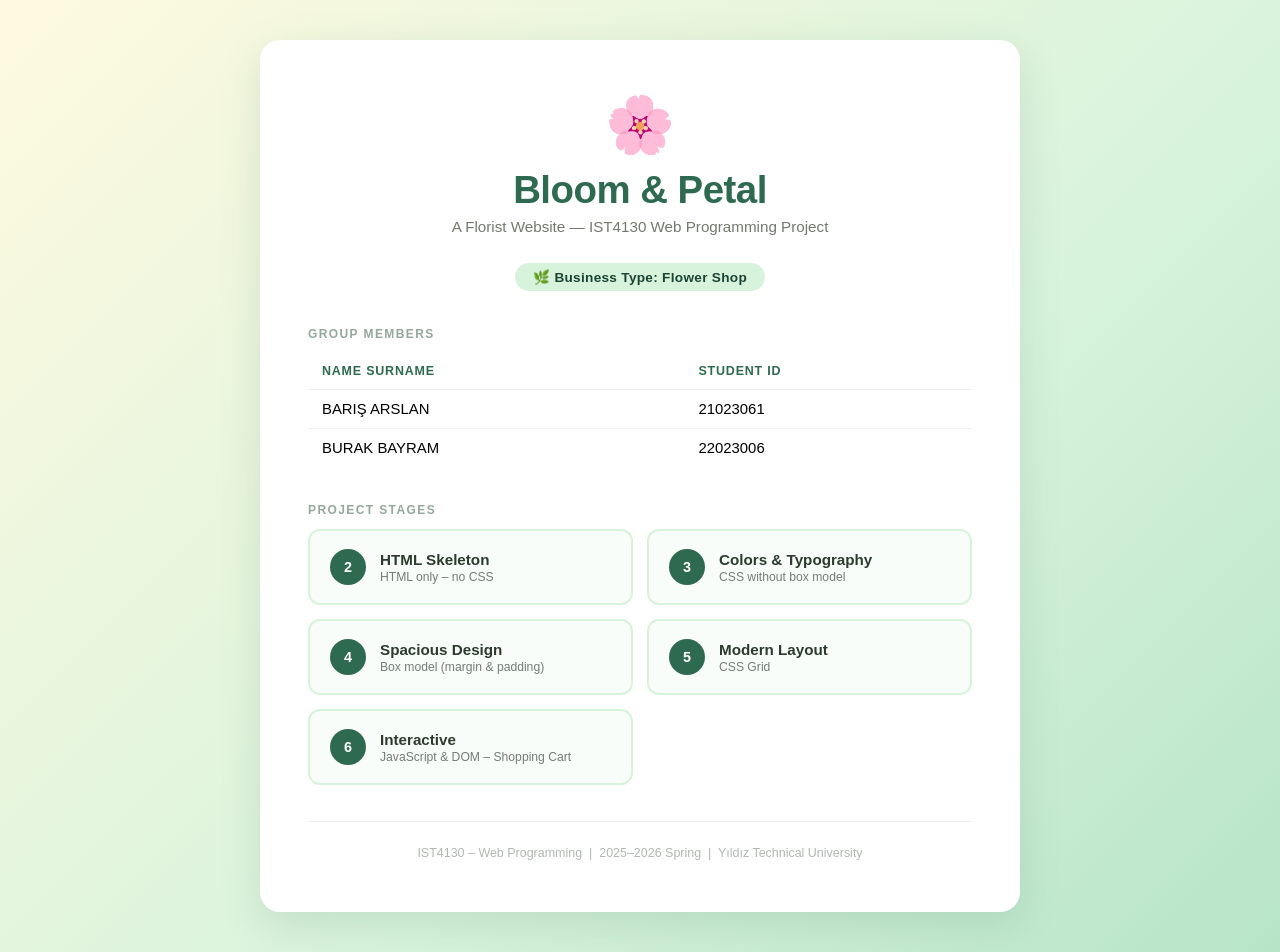
<file: index.html>
<!DOCTYPE html>
<html lang="en">
<head>
    <meta charset="UTF-8">
    <meta name="viewport" content="width=device-width, initial-scale=1.0">
    <title>Bloom &amp; Petal – IST4130 Project</title>
    <style>
        * { box-sizing: border-box; margin: 0; padding: 0; }

        body {
            font-family: 'Segoe UI', Tahoma, Geneva, Verdana, sans-serif;
            background: linear-gradient(135deg, #fefae0 0%, #d8f3dc 60%, #b7e4c7 100%);
            min-height: 100vh;
            display: flex;
            align-items: center;
            justify-content: center;
            padding: 40px 16px;
        }

        .card {
            background: #fff;
            border-radius: 20px;
            box-shadow: 0 12px 40px rgba(45, 106, 79, 0.15);
            padding: 52px 48px;
            max-width: 760px;
            width: 100%;
        }

        .logo {
            font-size: 56px;
            text-align: center;
            margin-bottom: 10px;
        }

        h1 {
            font-size: 2.4rem;
            color: #2d6a4f;
            text-align: center;
            letter-spacing: -0.5px;
        }

        .subtitle {
            text-align: center;
            color: #74796d;
            margin: 6px 0 28px;
            font-size: 0.95rem;
        }

        .badge-row { text-align: center; margin-bottom: 36px; }
        .badge {
            display: inline-block;
            background: #d8f3dc;
            color: #1b4332;
            font-weight: 700;
            padding: 6px 18px;
            border-radius: 20px;
            font-size: 0.85rem;
            letter-spacing: 0.3px;
        }

        .section-label {
            font-size: 0.75rem;
            font-weight: 700;
            color: #95a89d;
            text-transform: uppercase;
            letter-spacing: 1.4px;
            margin-bottom: 12px;
        }

        table {
            width: 100%;
            border-collapse: collapse;
            margin-bottom: 36px;
        }
        table th, table td {
            padding: 11px 14px;
            text-align: left;
            border-bottom: 1px solid #f0f0f0;
            font-size: 0.93rem;
        }
        table th {
            color: #2d6a4f;
            font-size: 0.78rem;
            text-transform: uppercase;
            letter-spacing: 0.8px;
        }
        table tr:last-child td { border-bottom: none; }

        .stages {
            display: grid;
            grid-template-columns: 1fr 1fr;
            gap: 14px;
        }

        .stage-link {
            display: flex;
            align-items: center;
            gap: 14px;
            padding: 18px 20px;
            background: #f8fdf9;
            border: 2px solid #d8f3dc;
            border-radius: 12px;
            text-decoration: none;
            color: #2d3a2e;
            transition: all 0.2s ease;
        }
        .stage-link:hover {
            background: #2d6a4f;
            border-color: #2d6a4f;
            color: #fff;
            transform: translateY(-2px);
            box-shadow: 0 6px 20px rgba(45, 106, 79, 0.25);
        }

        .stage-num {
            width: 36px;
            height: 36px;
            background: #2d6a4f;
            color: #fff;
            border-radius: 50%;
            display: flex;
            align-items: center;
            justify-content: center;
            font-weight: 800;
            font-size: 0.9rem;
            flex-shrink: 0;
            transition: all 0.2s ease;
        }
        .stage-link:hover .stage-num {
            background: #fff;
            color: #2d6a4f;
        }

        .stage-title { font-weight: 700; font-size: 0.95rem; }
        .stage-desc { font-size: 0.76rem; opacity: 0.65; margin-top: 2px; }

        .footer-note {
            text-align: center;
            color: #b0b8b2;
            font-size: 0.78rem;
            margin-top: 36px;
            padding-top: 24px;
            border-top: 1px solid #f0f0f0;
        }
    </style>
</head>
<body>
    <div class="card">
        <div class="logo">🌸</div>
        <h1>Bloom &amp; Petal</h1>
        <p class="subtitle">A Florist Website — IST4130 Web Programming Project</p>

        <div class="badge-row">
            <span class="badge">🌿 Business Type: Flower Shop</span>
        </div>

        <p class="section-label">Group Members</p>
        <table>
            <thead>
                <tr>
                    <th>Name Surname</th>
                    <th>Student ID</th>
                </tr>
            </thead>
            <tbody>
                <tr>
                    <td>BARIŞ ARSLAN</td>
                    <td>21023061</td>
                </tr>
                <tr>
                    <td>BURAK BAYRAM</td>
                    <td>22023006</td>
                </tr>
            </tbody>
        </table>

        <p class="section-label">Project Stages</p>
        <div class="stages">
            <a class="stage-link" href="stage2/index.html">
                <div class="stage-num">2</div>
                <div>
                    <div class="stage-title">HTML Skeleton</div>
                    <div class="stage-desc">HTML only – no CSS</div>
                </div>
            </a>
            <a class="stage-link" href="stage3/index.html">
                <div class="stage-num">3</div>
                <div>
                    <div class="stage-title">Colors &amp; Typography</div>
                    <div class="stage-desc">CSS without box model</div>
                </div>
            </a>
            <a class="stage-link" href="stage4/index.html">
                <div class="stage-num">4</div>
                <div>
                    <div class="stage-title">Spacious Design</div>
                    <div class="stage-desc">Box model (margin &amp; padding)</div>
                </div>
            </a>
            <a class="stage-link" href="stage5/index.html">
                <div class="stage-num">5</div>
                <div>
                    <div class="stage-title">Modern Layout</div>
                    <div class="stage-desc">CSS Grid</div>
                </div>
            </a>
            <a class="stage-link" href="stage6/index.html">
                <div class="stage-num">6</div>
                <div>
                    <div class="stage-title">Interactive</div>
                    <div class="stage-desc">JavaScript &amp; DOM – Shopping Cart</div>
                </div>
            </a>
        </div>

        <p class="footer-note">IST4130 – Web Programming &nbsp;|&nbsp; 2025–2026 Spring &nbsp;|&nbsp; Yıldız Technical University</p>
    </div>
</body>
</html>
</file>
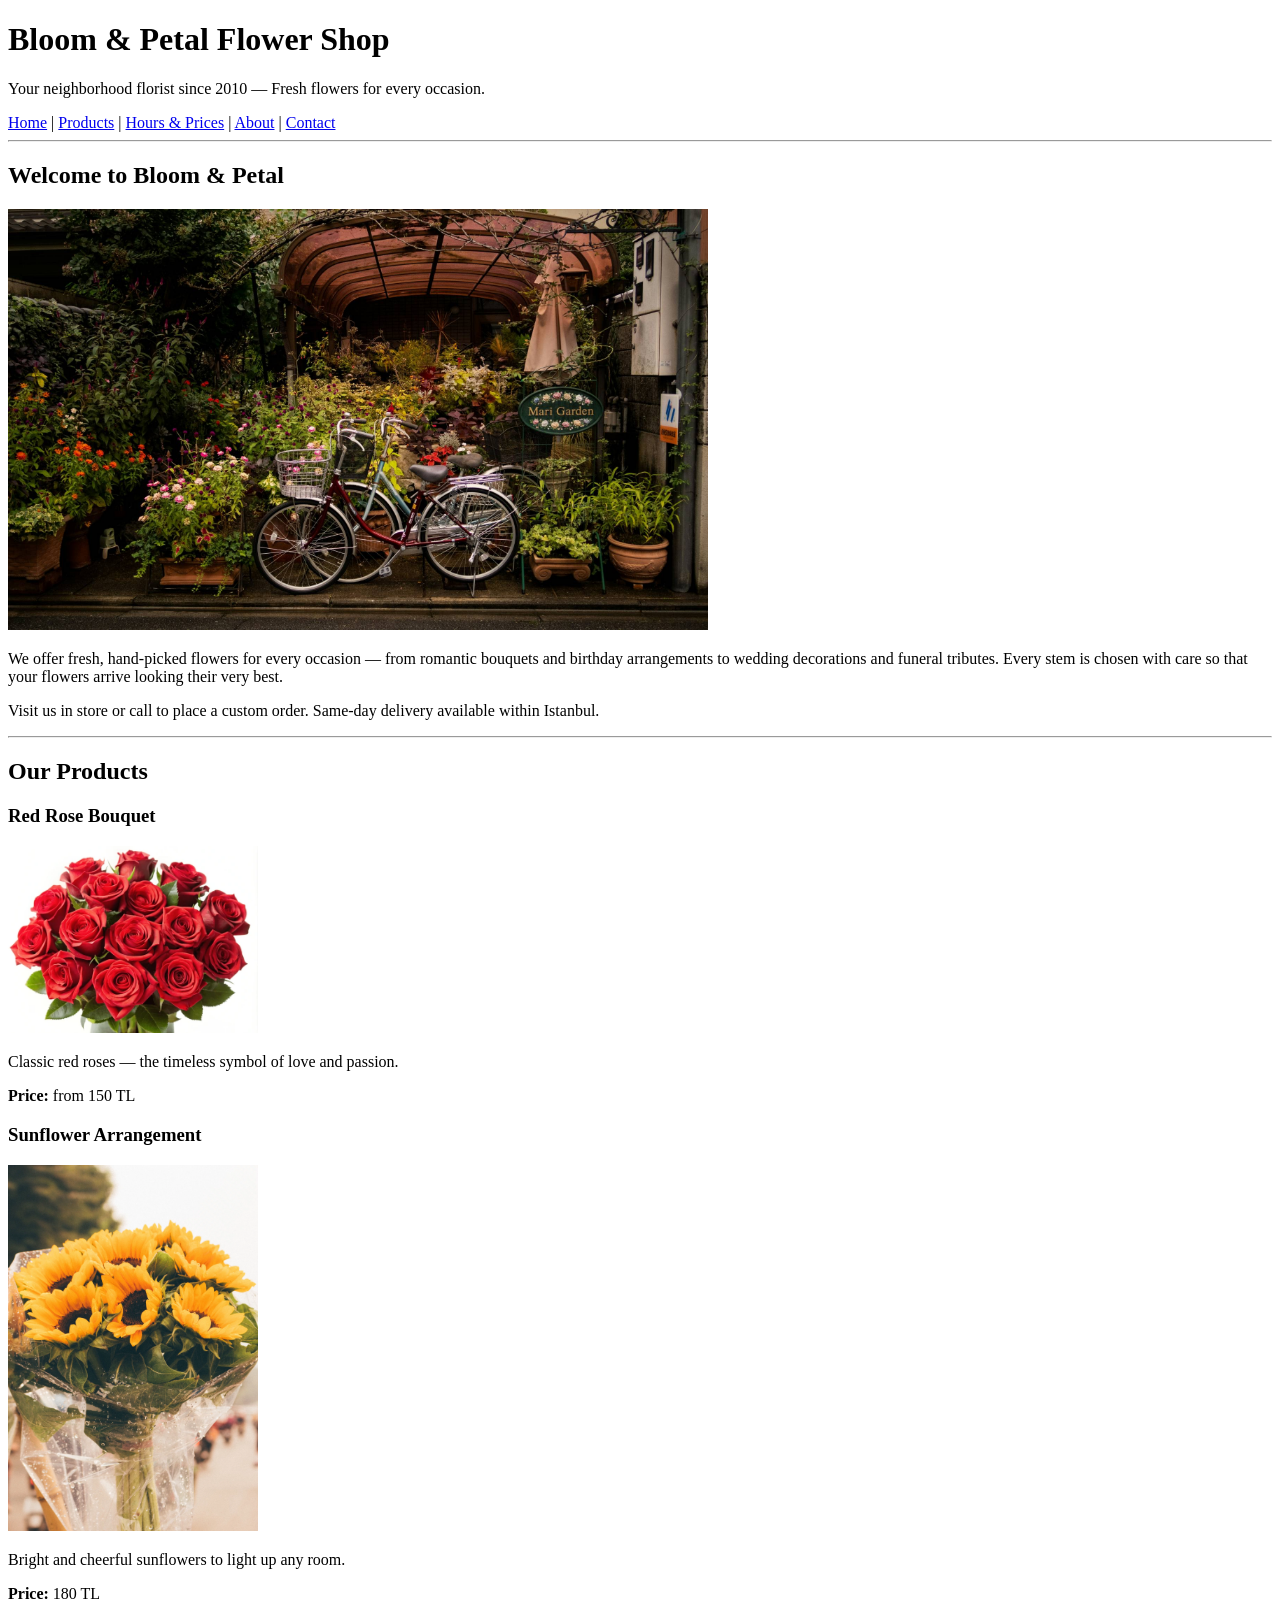
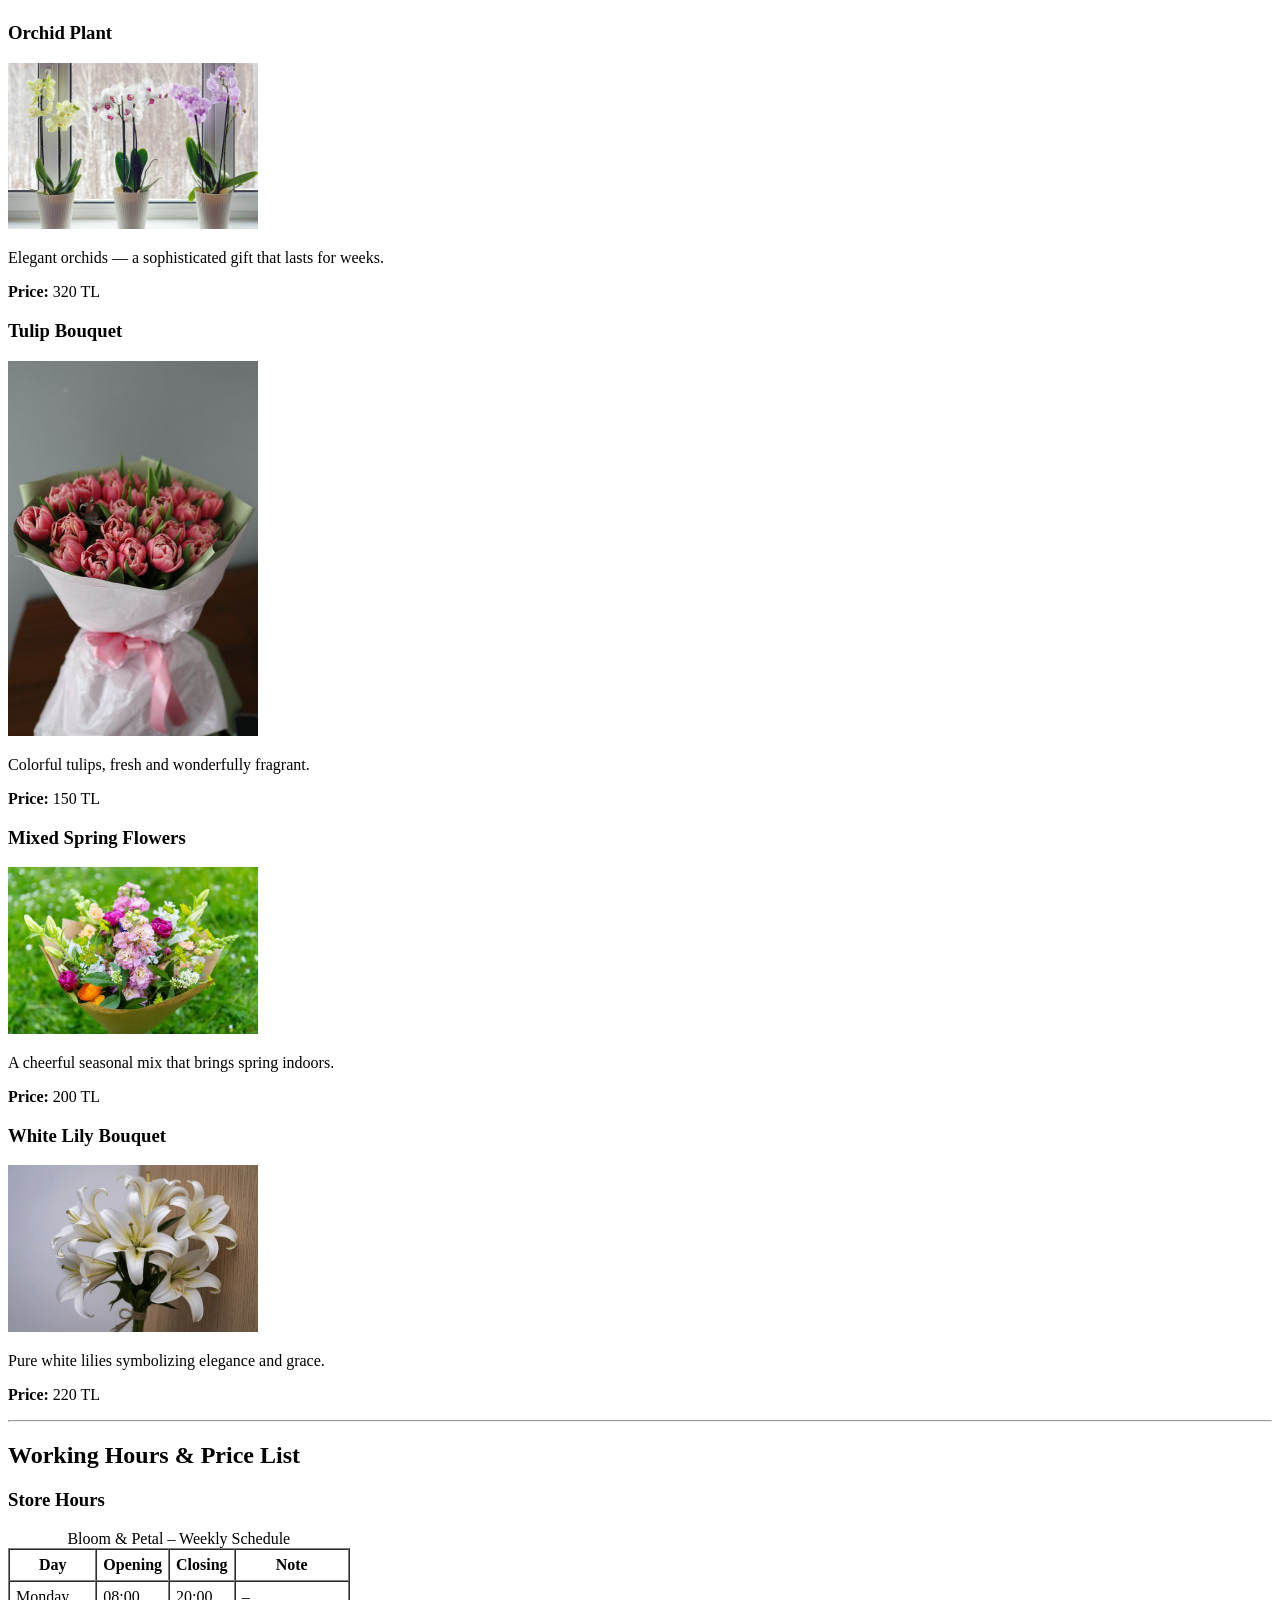
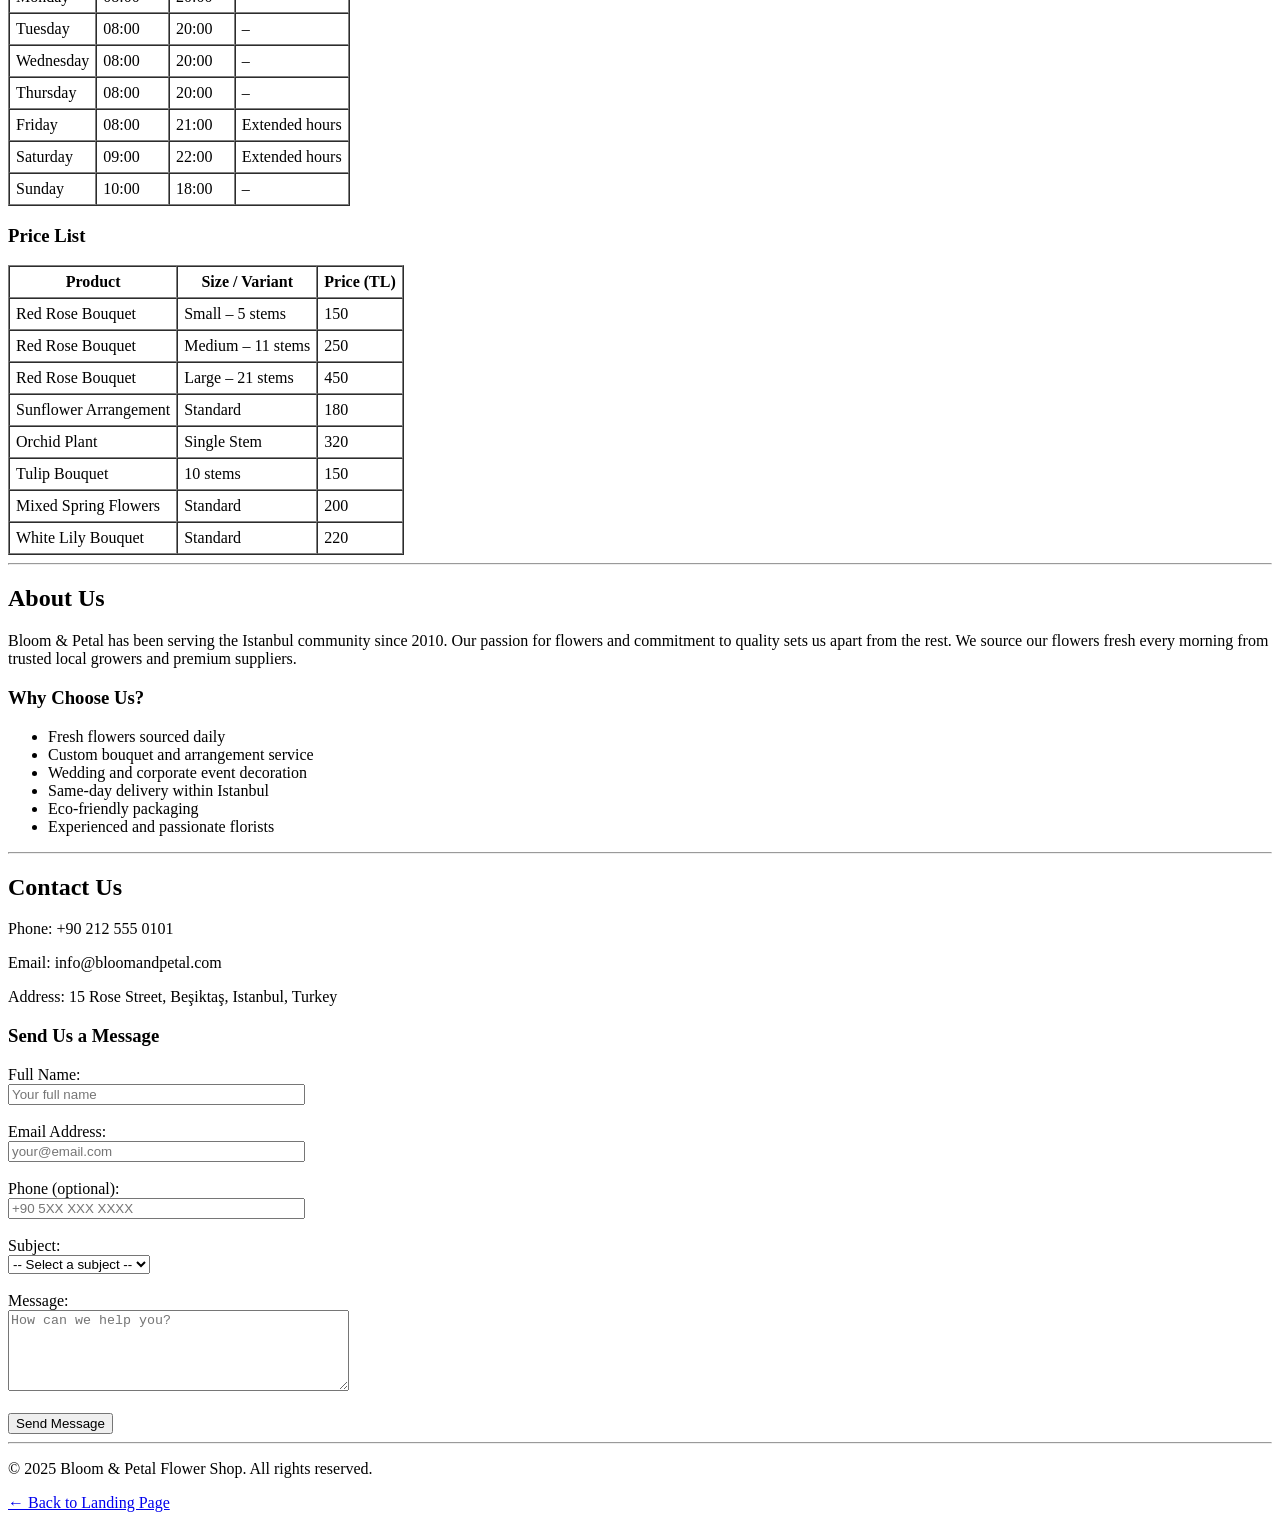
<file: stage2/index.html>
<!DOCTYPE html>
<html lang="en">
<head>
    <meta charset="UTF-8">
    <title>Bloom &amp; Petal – Flower Shop</title>
</head>
<body>

<header>
    <h1>Bloom &amp; Petal Flower Shop</h1>
    <p>Your neighborhood florist since 2010 — Fresh flowers for every occasion.</p>
    <nav>
        <a href="#home">Home</a> |
        <a href="#products">Products</a> |
        <a href="#hours">Hours &amp; Prices</a> |
        <a href="#about">About</a> |
        <a href="#contact">Contact</a>
    </nav>
    <hr>
</header>

<main>

    <!-- ===== HOME / HERO ===== -->
    <section id="home">
        <h2>Welcome to Bloom &amp; Petal</h2>
        <img
            src="../images/banner.jpg"
            alt="Beautiful flower arrangement"
            width="700">
        <p>
            We offer fresh, hand-picked flowers for every occasion — from romantic
            bouquets and birthday arrangements to wedding decorations and funeral
            tributes. Every stem is chosen with care so that your flowers arrive
            looking their very best.
        </p>
        <p>
            Visit us in store or call to place a custom order. Same-day delivery
            available within Istanbul.
        </p>
    </section>

    <hr>

    <!-- ===== PRODUCTS ===== -->
    <section id="products">
        <h2>Our Products</h2>

        <h3>Red Rose Bouquet</h3>
        <img src="../images/rose.png" alt="Red rose bouquet" width="250">
        <p>Classic red roses — the timeless symbol of love and passion.</p>
        <p><strong>Price:</strong> from 150 TL</p>

        <h3>Sunflower Arrangement</h3>
        <img src="../images/sun.webp" alt="Sunflower arrangement" width="250">
        <p>Bright and cheerful sunflowers to light up any room.</p>
        <p><strong>Price:</strong> 180 TL</p>

        <h3>Orchid Plant</h3>
        <img src="../images/orch.png" alt="Orchid plant" width="250">
        <p>Elegant orchids — a sophisticated gift that lasts for weeks.</p>
        <p><strong>Price:</strong> 320 TL</p>

        <h3>Tulip Bouquet</h3>
        <img src="../images/tulip.png" alt="Tulip bouquet" width="250">
        <p>Colorful tulips, fresh and wonderfully fragrant.</p>
        <p><strong>Price:</strong> 150 TL</p>

        <h3>Mixed Spring Flowers</h3>
        <img src="../images/spring.webp" alt="Mixed spring flowers" width="250">
        <p>A cheerful seasonal mix that brings spring indoors.</p>
        <p><strong>Price:</strong> 200 TL</p>

        <h3>White Lily Bouquet</h3>
        <img src="../images/lily.webp" alt="White lily bouquet" width="250">
        <p>Pure white lilies symbolizing elegance and grace.</p>
        <p><strong>Price:</strong> 220 TL</p>

    </section>

    <hr>

    <!-- ===== WORKING HOURS TABLE ===== -->
    <section id="hours">
        <h2>Working Hours &amp; Price List</h2>

        <h3>Store Hours</h3>
        <table border="1" cellspacing="0" cellpadding="6">
            <caption>Bloom &amp; Petal – Weekly Schedule</caption>
            <thead>
                <tr>
                    <th>Day</th>
                    <th>Opening</th>
                    <th>Closing</th>
                    <th>Note</th>
                </tr>
            </thead>
            <tbody>
                <tr>
                    <td>Monday</td>
                    <td>08:00</td>
                    <td>20:00</td>
                    <td>–</td>
                </tr>
                <tr>
                    <td>Tuesday</td>
                    <td>08:00</td>
                    <td>20:00</td>
                    <td>–</td>
                </tr>
                <tr>
                    <td>Wednesday</td>
                    <td>08:00</td>
                    <td>20:00</td>
                    <td>–</td>
                </tr>
                <tr>
                    <td>Thursday</td>
                    <td>08:00</td>
                    <td>20:00</td>
                    <td>–</td>
                </tr>
                <tr>
                    <td>Friday</td>
                    <td>08:00</td>
                    <td>21:00</td>
                    <td>Extended hours</td>
                </tr>
                <tr>
                    <td>Saturday</td>
                    <td>09:00</td>
                    <td>22:00</td>
                    <td>Extended hours</td>
                </tr>
                <tr>
                    <td>Sunday</td>
                    <td>10:00</td>
                    <td>18:00</td>
                    <td>–</td>
                </tr>
            </tbody>
        </table>

        <h3>Price List</h3>
        <table border="1" cellspacing="0" cellpadding="6">
            <thead>
                <tr>
                    <th>Product</th>
                    <th>Size / Variant</th>
                    <th>Price (TL)</th>
                </tr>
            </thead>
            <tbody>
                <tr>
                    <td>Red Rose Bouquet</td>
                    <td>Small – 5 stems</td>
                    <td>150</td>
                </tr>
                <tr>
                    <td>Red Rose Bouquet</td>
                    <td>Medium – 11 stems</td>
                    <td>250</td>
                </tr>
                <tr>
                    <td>Red Rose Bouquet</td>
                    <td>Large – 21 stems</td>
                    <td>450</td>
                </tr>
                <tr>
                    <td>Sunflower Arrangement</td>
                    <td>Standard</td>
                    <td>180</td>
                </tr>
                <tr>
                    <td>Orchid Plant</td>
                    <td>Single Stem</td>
                    <td>320</td>
                </tr>
                <tr>
                    <td>Tulip Bouquet</td>
                    <td>10 stems</td>
                    <td>150</td>
                </tr>
                <tr>
                    <td>Mixed Spring Flowers</td>
                    <td>Standard</td>
                    <td>200</td>
                </tr>
                <tr>
                    <td>White Lily Bouquet</td>
                    <td>Standard</td>
                    <td>220</td>
                </tr>
            </tbody>
        </table>
    </section>

    <hr>

    <!-- ===== ABOUT ===== -->
    <section id="about">
        <h2>About Us</h2>
        <p>
            Bloom &amp; Petal has been serving the Istanbul community since 2010.
            Our passion for flowers and commitment to quality sets us apart from
            the rest. We source our flowers fresh every morning from trusted local
            growers and premium suppliers.
        </p>
        <h3>Why Choose Us?</h3>
        <ul>
            <li>Fresh flowers sourced daily</li>
            <li>Custom bouquet and arrangement service</li>
            <li>Wedding and corporate event decoration</li>
            <li>Same-day delivery within Istanbul</li>
            <li>Eco-friendly packaging</li>
            <li>Experienced and passionate florists</li>
        </ul>
    </section>

    <hr>

    <!-- ===== CONTACT ===== -->
    <section id="contact">
        <h2>Contact Us</h2>
        <p>Phone: +90 212 555 0101</p>
        <p>Email: info@bloomandpetal.com</p>
        <p>Address: 15 Rose Street, Beşiktaş, Istanbul, Turkey</p>

        <h3>Send Us a Message</h3>
        <form>
            <label for="name">Full Name:</label><br>
            <input type="text" id="name" name="name" placeholder="Your full name" size="35"><br><br>

            <label for="email">Email Address:</label><br>
            <input type="email" id="email" name="email" placeholder="your@email.com" size="35"><br><br>

            <label for="phone">Phone (optional):</label><br>
            <input type="tel" id="phone" name="phone" placeholder="+90 5XX XXX XXXX" size="35"><br><br>

            <label for="subject">Subject:</label><br>
            <select id="subject" name="subject">
                <option value="">-- Select a subject --</option>
                <option value="order">Place an order</option>
                <option value="delivery">Delivery enquiry</option>
                <option value="wedding">Wedding / Event</option>
                <option value="other">Other</option>
            </select><br><br>

            <label for="message">Message:</label><br>
            <textarea id="message" name="message" rows="5" cols="40"
                placeholder="How can we help you?"></textarea><br><br>

            <input type="submit" value="Send Message">
        </form>
    </section>

</main>

<hr>

<footer>
    <p>&copy; 2025 Bloom &amp; Petal Flower Shop. All rights reserved.</p>
    <p><a href="../index.html">&larr; Back to Landing Page</a></p>
</footer>

</body>
</html>
</file>
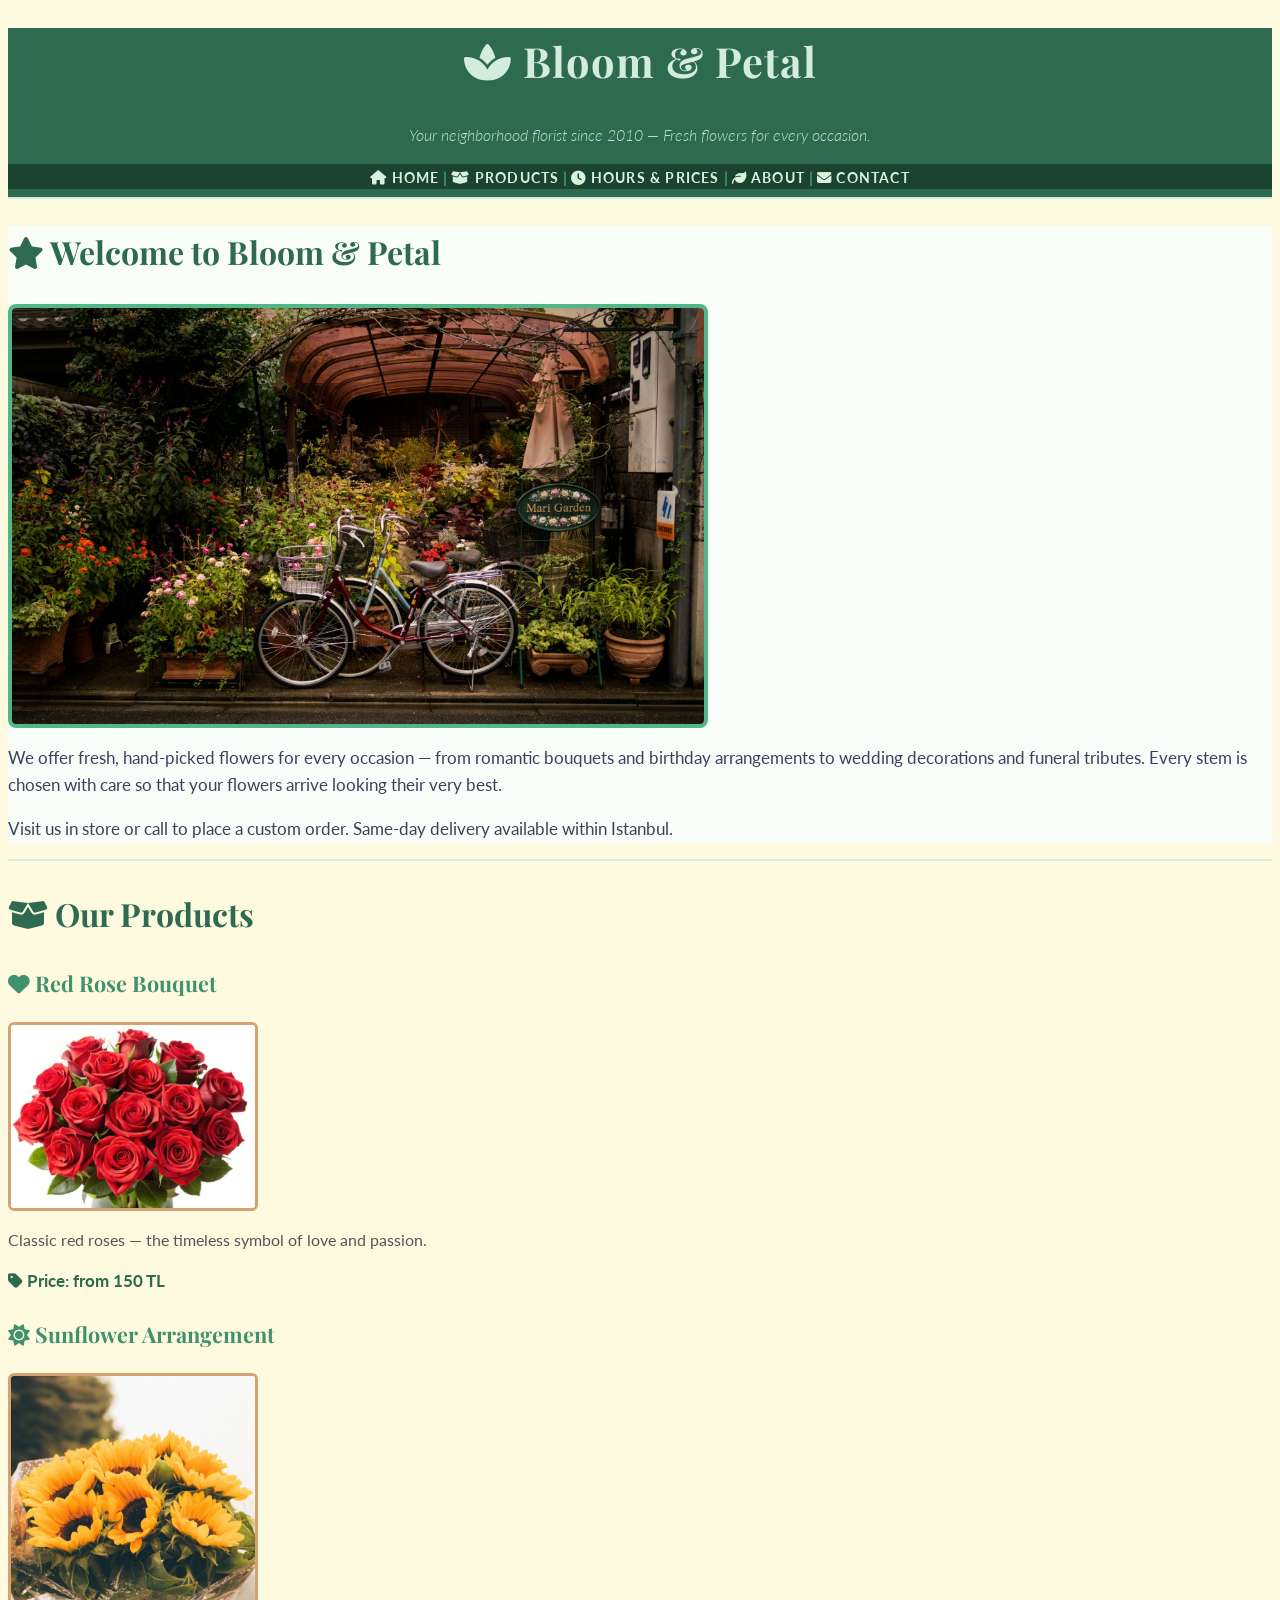
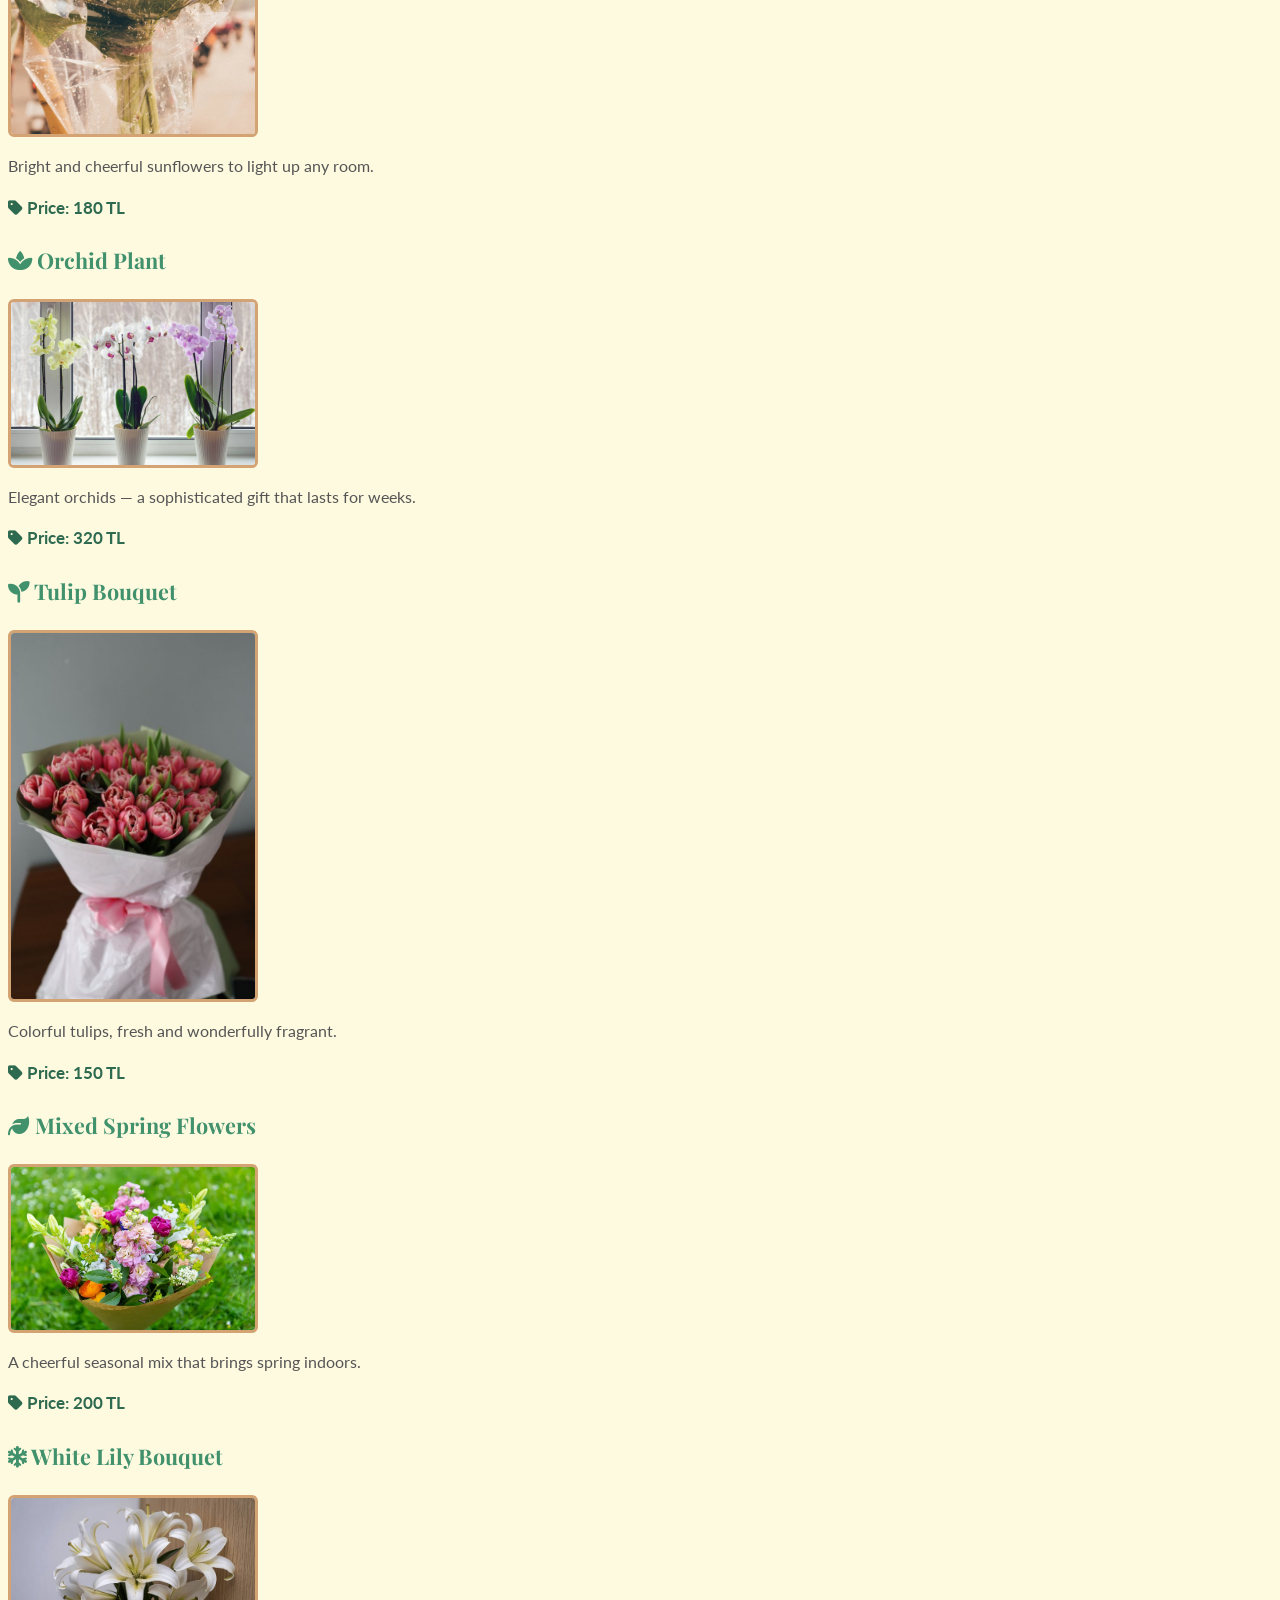
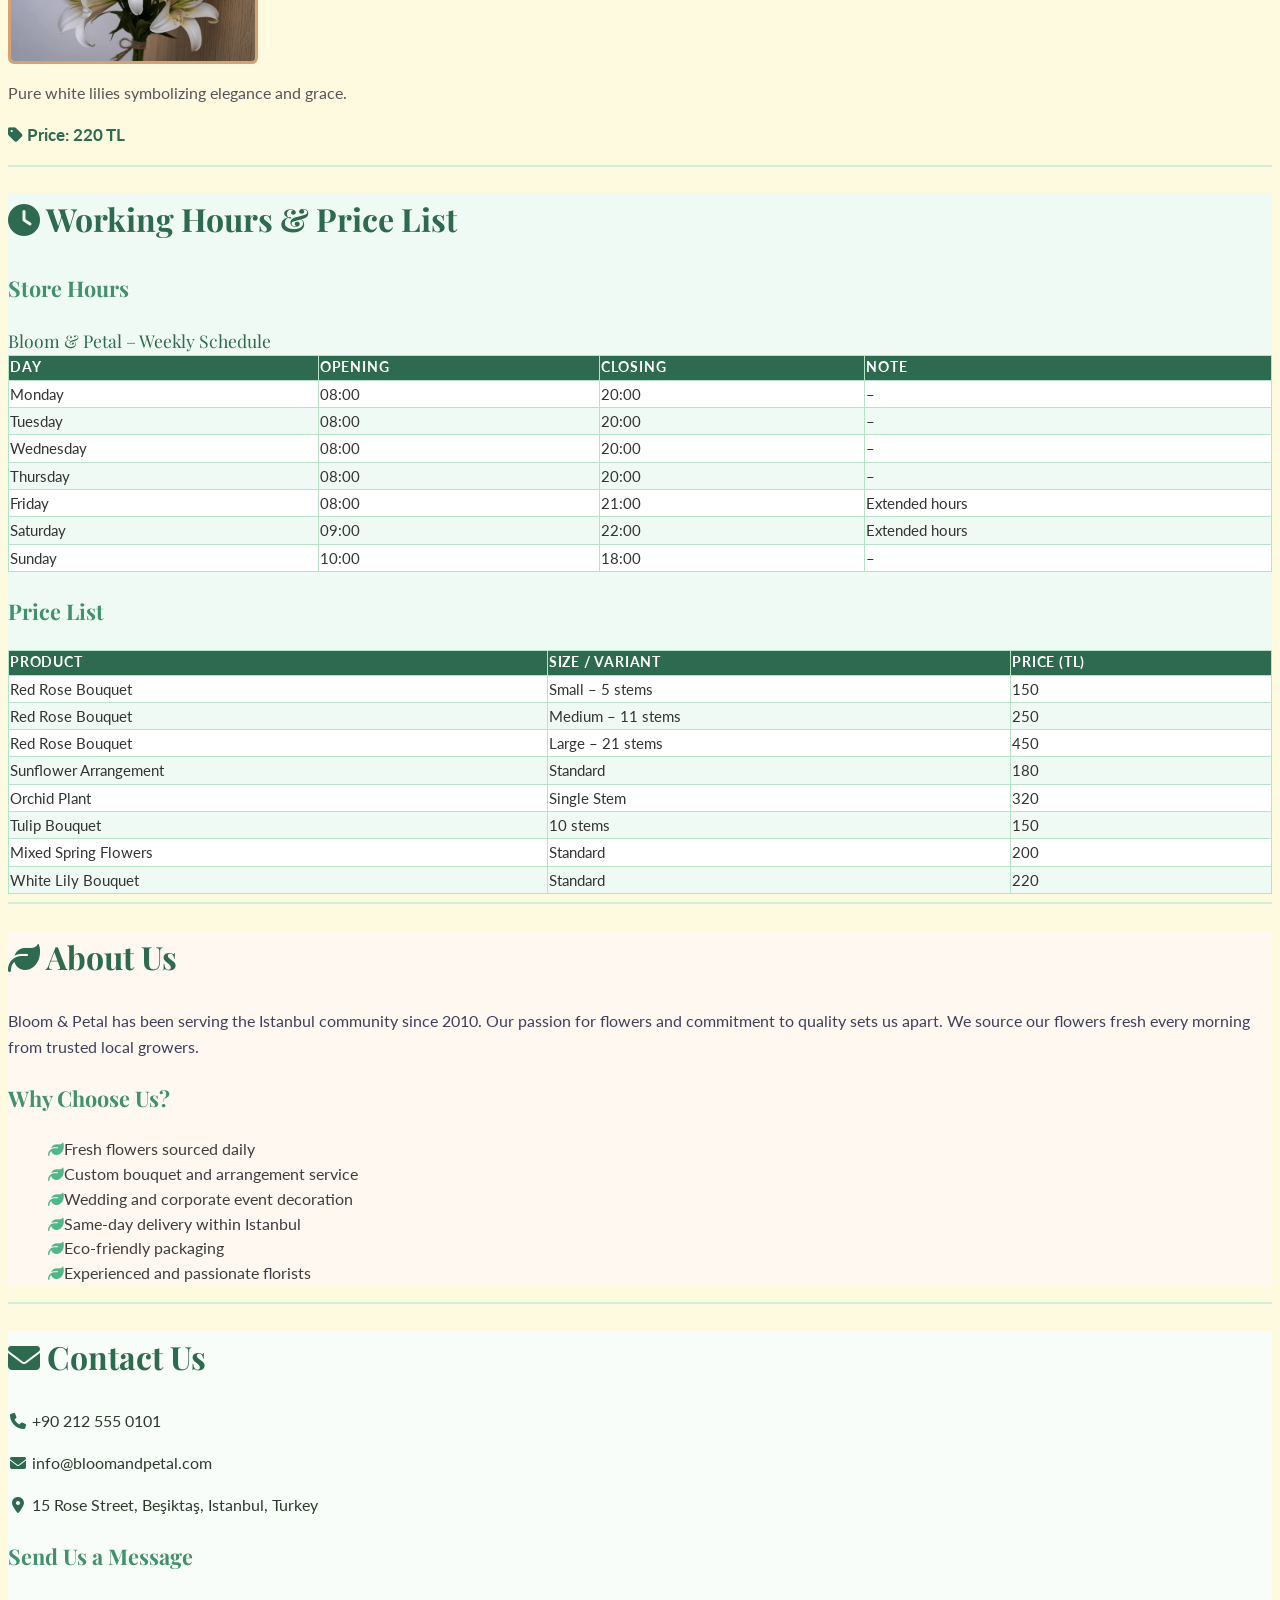
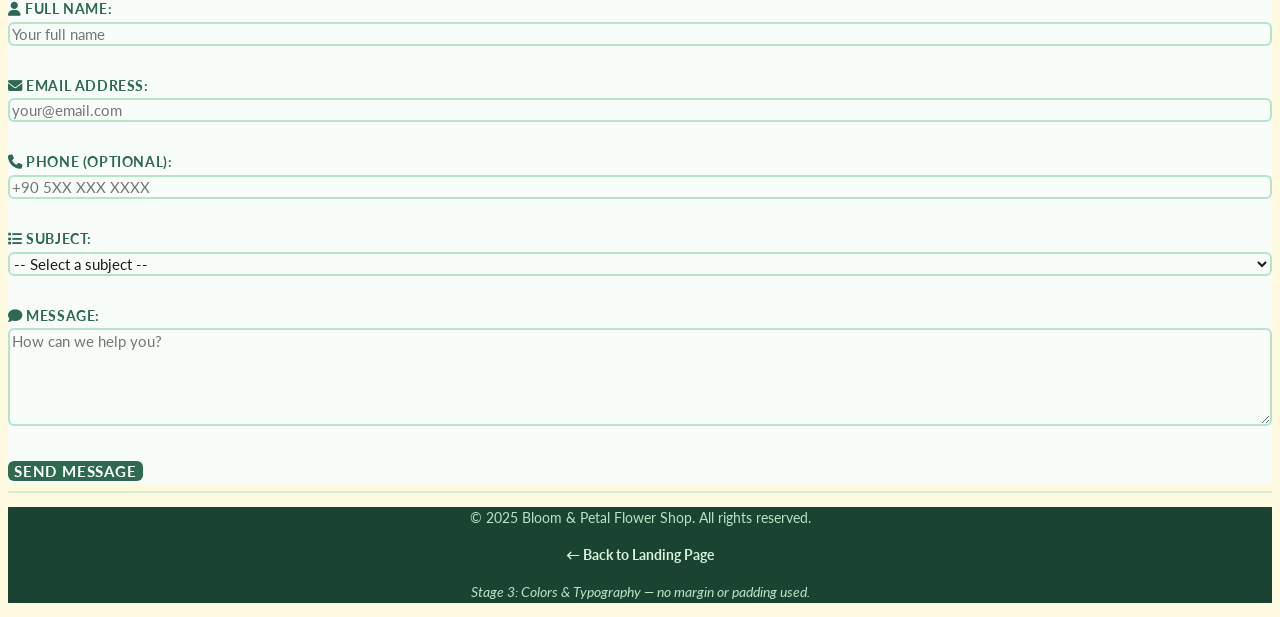
<file: stage3/index.html>
<!DOCTYPE html>
<html lang="en">
<head>
    <meta charset="UTF-8">
    <title>Bloom &amp; Petal – Stage 3: Colors &amp; Typography</title>

    <!-- Google Fonts: Playfair Display (headings) + Lato (body) -->
    <link href="https://fonts.googleapis.com/css2?family=Playfair+Display:wght@400;700&family=Lato:wght@300;400;700&display=swap" rel="stylesheet">

    <!-- Font Awesome icons -->
    <link rel="stylesheet" href="https://cdnjs.cloudflare.com/ajax/libs/font-awesome/6.5.0/css/all.min.css">

    <style>
        /* =========================================================
           STAGE 3 — Colors & Typography
           RULE: margin and padding are strictly NOT used.
           The cramped appearance is intentional and expected.
        ========================================================= */

        * {
            box-sizing: border-box;
        }

        body {
            font-family: 'Lato', sans-serif;
            font-weight: 400;
            background-color: #fefae0;
            color: #1b1b1b;
            font-size: 16px;
            line-height: 1.6;
        }

        header {
            background-color: #2d6a4f;
            color: #ffffff;
            text-align: center;
        }

        header h1 {
            font-family: 'Playfair Display', serif;
            font-size: 2.6rem;
            color: #d4edda;
            letter-spacing: 1px;
        }

        header p {
            font-family: 'Lato', sans-serif;
            font-weight: 300;
            font-size: 1rem;
            color: #b7e4c7;
            font-style: italic;
        }

        nav {
            background-color: #1b4332;
        }

        nav a {
            font-family: 'Lato', sans-serif;
            font-weight: 700;
            font-size: 0.9rem;
            color: #d8f3dc;
            text-decoration: none;
            text-transform: uppercase;
            letter-spacing: 1.2px;
            display: inline-block;
        }

        nav a:hover {
            color: #ffd166;
            text-decoration: underline;
        }

        nav span {
            color: #52b788;
        }

        hr {
            border: none;
            border-top: 2px solid #d4edda;
        }

        h2 {
            font-family: 'Playfair Display', serif;
            font-size: 2rem;
            color: #2d6a4f;
        }

        h3 {
            font-family: 'Playfair Display', serif;
            font-size: 1.35rem;
            color: #40916c;
        }

        section {
            background-color: #ffffff;
        }

        #home {
            background-color: #f8fdf9;
        }

        #home p {
            font-size: 1.05rem;
            color: #3d405b;
        }

        #home img {
            display: block;
            border: 4px solid #52b788;
            border-radius: 8px;
        }

        #products {
            background-color: #fefae0;
        }

        .product-img {
            border: 3px solid #d4a373;
            border-radius: 6px;
            display: block;
        }

        #products p {
            color: #555;
        }

        #products strong {
            color: #2d6a4f;
            font-size: 1.05rem;
        }

        #hours {
            background-color: #f0faf4;
        }

        table {
            width: 100%;
            border-collapse: collapse;
            font-family: 'Lato', sans-serif;
        }

        table caption {
            font-family: 'Playfair Display', serif;
            font-size: 1.1rem;
            color: #2d6a4f;
            text-align: left;
        }

        table th {
            background-color: #2d6a4f;
            color: #ffffff;
            font-weight: 700;
            font-size: 0.85rem;
            text-transform: uppercase;
            letter-spacing: 0.8px;
            text-align: left;
        }

        table td {
            background-color: #ffffff;
            color: #333;
            border-bottom: 1px solid #d8f3dc;
            font-size: 0.95rem;
        }

        table tr:nth-child(even) td {
            background-color: #f0faf4;
        }

        table th, table td {
            border: 1px solid #b7e4c7;
        }

        #about {
            background-color: #fff8f0;
        }

        #about p {
            font-size: 1rem;
            color: #3d405b;
        }

        #about ul {
            list-style: none;
        }

        #about ul li::before {
            content: "\f06c";
            font-family: "Font Awesome 6 Free";
            font-weight: 900;
            color: #52b788;
        }

        #about ul li {
            color: #3d3d3d;
            font-size: 0.97rem;
        }

        #contact {
            background-color: #f8fdf9;
        }

        .contact-info p {
            font-size: 1rem;
            color: #2d3a2e;
        }

        .contact-info i {
            color: #2d6a4f;
            width: 20px;
            text-align: center;
        }

        form label {
            font-weight: 700;
            color: #2d6a4f;
            font-size: 0.9rem;
            text-transform: uppercase;
            letter-spacing: 0.6px;
        }

        form input[type="text"],
        form input[type="email"],
        form input[type="tel"],
        form select,
        form textarea {
            font-family: 'Lato', sans-serif;
            font-size: 0.95rem;
            border: 2px solid #b7e4c7;
            border-radius: 6px;
            background-color: #f8fdf9;
            color: #1b1b1b;
            width: 100%;
        }

        form input[type="text"]:focus,
        form input[type="email"]:focus,
        form input[type="tel"]:focus,
        form select:focus,
        form textarea:focus {
            border-color: #2d6a4f;
            outline: none;
            background-color: #fff;
        }

        form input[type="submit"] {
            font-family: 'Lato', sans-serif;
            font-weight: 700;
            font-size: 0.95rem;
            background-color: #2d6a4f;
            color: #ffffff;
            border: none;
            border-radius: 6px;
            cursor: pointer;
            letter-spacing: 0.8px;
            text-transform: uppercase;
        }

        form input[type="submit"]:hover {
            background-color: #1b4332;
        }

        footer {
            background-color: #1b4332;
            color: #b7e4c7;
            text-align: center;
            font-size: 0.88rem;
        }

        footer a {
            color: #d8f3dc;
            text-decoration: none;
            font-weight: 700;
        }

        footer a:hover {
            color: #ffd166;
        }

        .back-link {
            display: inline-block;
            color: #74c69d;
            text-decoration: none;
            font-size: 0.85rem;
            font-weight: 700;
        }

        .back-link:hover { color: #ffd166; }
    </style>
</head>
<body>

<header>
    <h1><i class="fa-solid fa-spa"></i> Bloom &amp; Petal</h1>
    <p>Your neighborhood florist since 2010 — Fresh flowers for every occasion.</p>
    <nav>
        <a href="#home"><i class="fa-solid fa-house"></i> Home</a>
        <span> | </span>
        <a href="#products"><i class="fa-solid fa-box-open"></i> Products</a>
        <span> | </span>
        <a href="#hours"><i class="fa-solid fa-clock"></i> Hours &amp; Prices</a>
        <span> | </span>
        <a href="#about"><i class="fa-solid fa-leaf"></i> About</a>
        <span> | </span>
        <a href="#contact"><i class="fa-solid fa-envelope"></i> Contact</a>
    </nav>
    <hr>
</header>

<main>

    <section id="home">
        <h2><i class="fa-solid fa-star"></i> Welcome to Bloom &amp; Petal</h2>
        <img
            src="../images/banner.jpg"
            alt="Beautiful flower arrangement"
            width="700"
            class="hero-img">
        <p>
            We offer fresh, hand-picked flowers for every occasion — from romantic
            bouquets and birthday arrangements to wedding decorations and funeral
            tributes. Every stem is chosen with care so that your flowers arrive
            looking their very best.
        </p>
        <p>
            Visit us in store or call to place a custom order. Same-day delivery
            available within Istanbul.
        </p>
    </section>

    <hr>

    <section id="products">
        <h2><i class="fa-solid fa-box-open"></i> Our Products</h2>

        <h3><i class="fa-solid fa-heart"></i> Red Rose Bouquet</h3>
        <img class="product-img" src="../images/rose.png" alt="Red rose bouquet" width="250">
        <p>Classic red roses — the timeless symbol of love and passion.</p>
        <p><strong><i class="fa-solid fa-tag"></i> Price: from 150 TL</strong></p>

        <h3><i class="fa-solid fa-sun"></i> Sunflower Arrangement</h3>
        <img class="product-img" src="../images/sun.webp" alt="Sunflower arrangement" width="250">
        <p>Bright and cheerful sunflowers to light up any room.</p>
        <p><strong><i class="fa-solid fa-tag"></i> Price: 180 TL</strong></p>

        <h3><i class="fa-solid fa-spa"></i> Orchid Plant</h3>
        <img class="product-img" src="../images/orch.png" alt="Orchid plant" width="250">
        <p>Elegant orchids — a sophisticated gift that lasts for weeks.</p>
        <p><strong><i class="fa-solid fa-tag"></i> Price: 320 TL</strong></p>

        <h3><i class="fa-solid fa-seedling"></i> Tulip Bouquet</h3>
        <img class="product-img" src="../images/tulip.png" alt="Tulip bouquet" width="250">
        <p>Colorful tulips, fresh and wonderfully fragrant.</p>
        <p><strong><i class="fa-solid fa-tag"></i> Price: 150 TL</strong></p>

        <h3><i class="fa-solid fa-leaf"></i> Mixed Spring Flowers</h3>
        <img class="product-img" src="../images/spring.webp" alt="Mixed spring flowers" width="250">
        <p>A cheerful seasonal mix that brings spring indoors.</p>
        <p><strong><i class="fa-solid fa-tag"></i> Price: 200 TL</strong></p>

        <h3><i class="fa-solid fa-snowflake"></i> White Lily Bouquet</h3>
        <img class="product-img" src="../images/lily.webp" alt="White lily bouquet" width="250">
        <p>Pure white lilies symbolizing elegance and grace.</p>
        <p><strong><i class="fa-solid fa-tag"></i> Price: 220 TL</strong></p>
    </section>

    <hr>

    <section id="hours">
        <h2><i class="fa-solid fa-clock"></i> Working Hours &amp; Price List</h2>

        <h3>Store Hours</h3>
        <table cellspacing="0">
            <caption>Bloom &amp; Petal – Weekly Schedule</caption>
            <thead>
                <tr>
                    <th>Day</th>
                    <th>Opening</th>
                    <th>Closing</th>
                    <th>Note</th>
                </tr>
            </thead>
            <tbody>
                <tr><td>Monday</td><td>08:00</td><td>20:00</td><td>–</td></tr>
                <tr><td>Tuesday</td><td>08:00</td><td>20:00</td><td>–</td></tr>
                <tr><td>Wednesday</td><td>08:00</td><td>20:00</td><td>–</td></tr>
                <tr><td>Thursday</td><td>08:00</td><td>20:00</td><td>–</td></tr>
                <tr><td>Friday</td><td>08:00</td><td>21:00</td><td>Extended hours</td></tr>
                <tr><td>Saturday</td><td>09:00</td><td>22:00</td><td>Extended hours</td></tr>
                <tr><td>Sunday</td><td>10:00</td><td>18:00</td><td>–</td></tr>
            </tbody>
        </table>

        <h3>Price List</h3>
        <table cellspacing="0">
            <thead>
                <tr>
                    <th>Product</th>
                    <th>Size / Variant</th>
                    <th>Price (TL)</th>
                </tr>
            </thead>
            <tbody>
                <tr><td>Red Rose Bouquet</td><td>Small – 5 stems</td><td>150</td></tr>
                <tr><td>Red Rose Bouquet</td><td>Medium – 11 stems</td><td>250</td></tr>
                <tr><td>Red Rose Bouquet</td><td>Large – 21 stems</td><td>450</td></tr>
                <tr><td>Sunflower Arrangement</td><td>Standard</td><td>180</td></tr>
                <tr><td>Orchid Plant</td><td>Single Stem</td><td>320</td></tr>
                <tr><td>Tulip Bouquet</td><td>10 stems</td><td>150</td></tr>
                <tr><td>Mixed Spring Flowers</td><td>Standard</td><td>200</td></tr>
                <tr><td>White Lily Bouquet</td><td>Standard</td><td>220</td></tr>
            </tbody>
        </table>
    </section>

    <hr>

    <section id="about">
        <h2><i class="fa-solid fa-leaf"></i> About Us</h2>
        <p>
            Bloom &amp; Petal has been serving the Istanbul community since 2010.
            Our passion for flowers and commitment to quality sets us apart.
            We source our flowers fresh every morning from trusted local growers.
        </p>
        <h3>Why Choose Us?</h3>
        <ul>
            <li>Fresh flowers sourced daily</li>
            <li>Custom bouquet and arrangement service</li>
            <li>Wedding and corporate event decoration</li>
            <li>Same-day delivery within Istanbul</li>
            <li>Eco-friendly packaging</li>
            <li>Experienced and passionate florists</li>
        </ul>
    </section>

    <hr>

    <section id="contact">
        <h2><i class="fa-solid fa-envelope"></i> Contact Us</h2>
        <div class="contact-info">
            <p><i class="fa-solid fa-phone"></i> +90 212 555 0101</p>
            <p><i class="fa-solid fa-envelope"></i> info@bloomandpetal.com</p>
            <p><i class="fa-solid fa-location-dot"></i> 15 Rose Street, Beşiktaş, Istanbul, Turkey</p>
        </div>

        <h3>Send Us a Message</h3>
        <form>
            <label for="name"><i class="fa-solid fa-user"></i> Full Name:</label><br>
            <input type="text" id="name" name="name" placeholder="Your full name"><br><br>

            <label for="email"><i class="fa-solid fa-envelope"></i> Email Address:</label><br>
            <input type="email" id="email" name="email" placeholder="your@email.com"><br><br>

            <label for="phone"><i class="fa-solid fa-phone"></i> Phone (optional):</label><br>
            <input type="tel" id="phone" name="phone" placeholder="+90 5XX XXX XXXX"><br><br>

            <label for="subject"><i class="fa-solid fa-list"></i> Subject:</label><br>
            <select id="subject" name="subject">
                <option value="">-- Select a subject --</option>
                <option value="order">Place an order</option>
                <option value="delivery">Delivery enquiry</option>
                <option value="wedding">Wedding / Event</option>
                <option value="other">Other</option>
            </select><br><br>

            <label for="message"><i class="fa-solid fa-comment"></i> Message:</label><br>
            <textarea id="message" name="message" rows="5" cols="40"
                placeholder="How can we help you?"></textarea><br><br>

            <input type="submit" value="Send Message">
        </form>
    </section>

</main>

<hr>

<footer>
    <p>&copy; 2025 Bloom &amp; Petal Flower Shop. All rights reserved.</p>
    <p><a href="../index.html">&larr; Back to Landing Page</a></p>
    <p><em>Stage 3: Colors &amp; Typography — no margin or padding used.</em></p>
</footer>

</body>
</html>
</file>
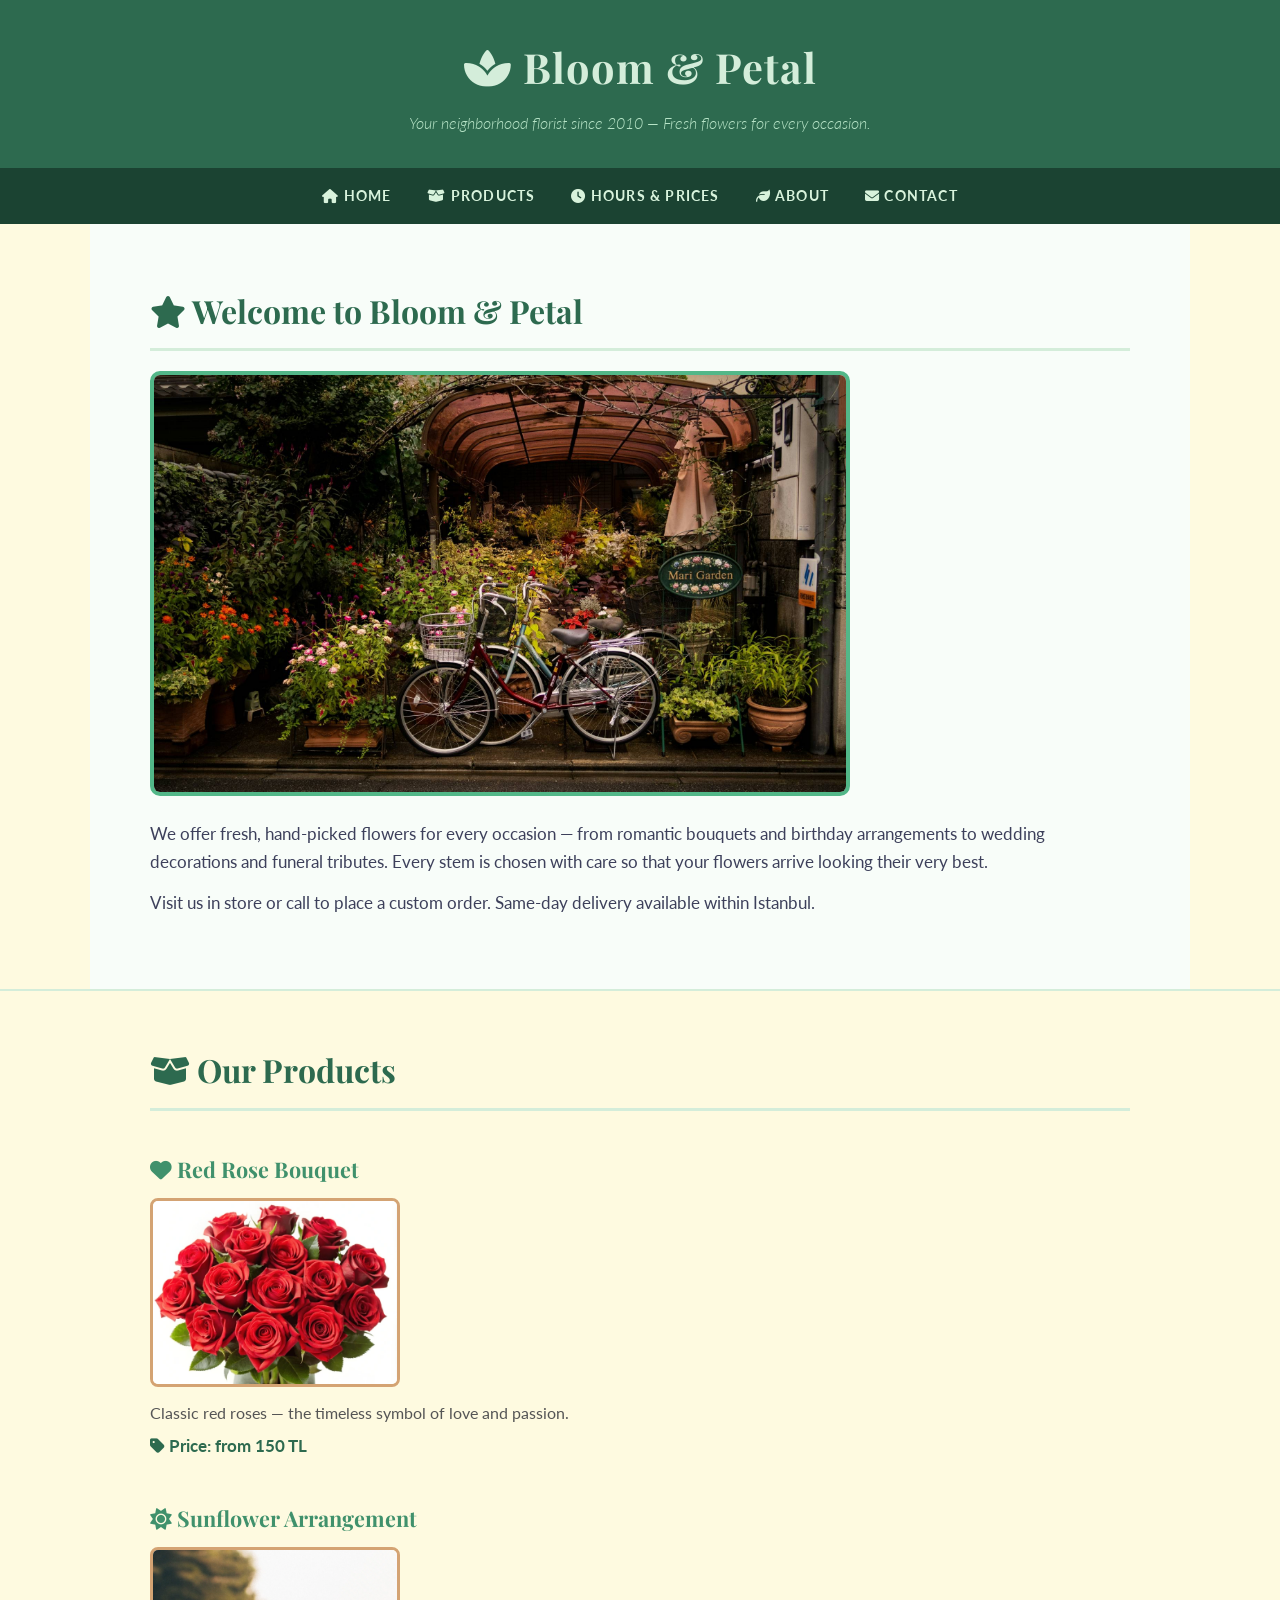
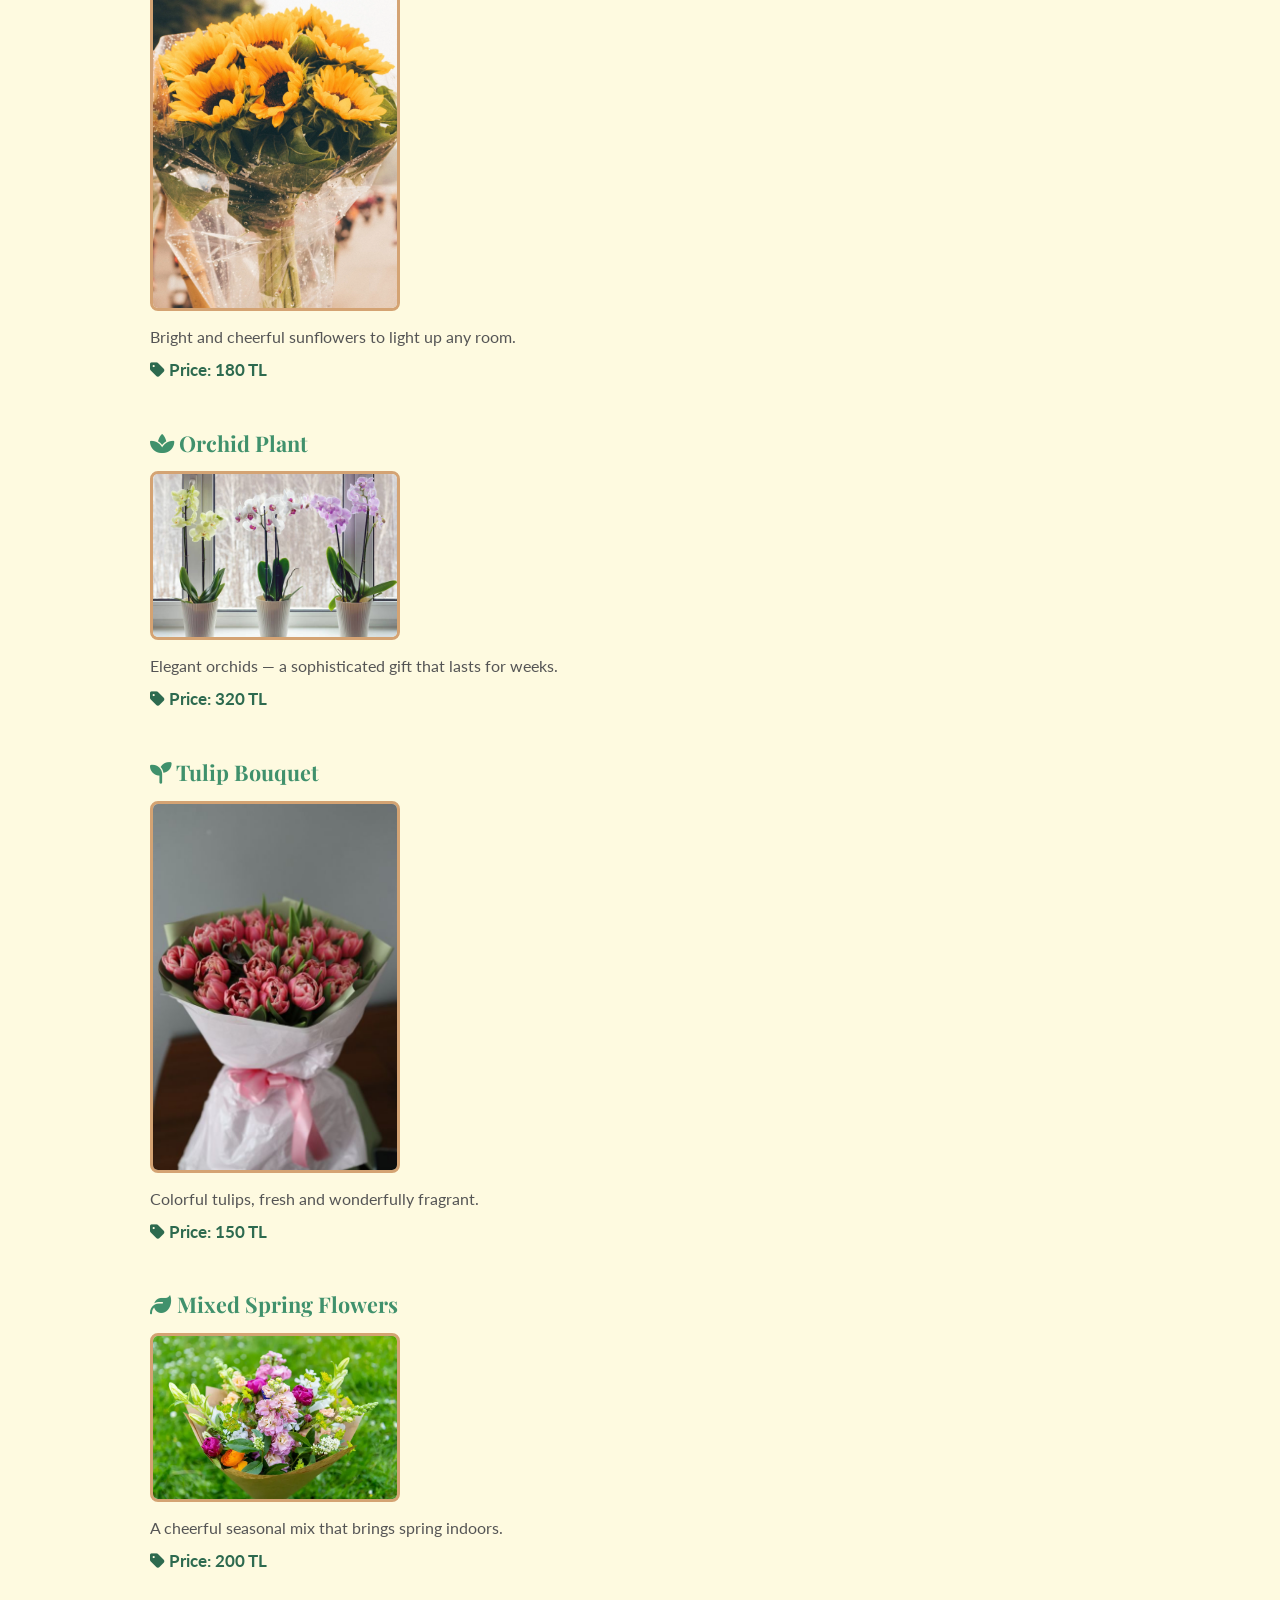
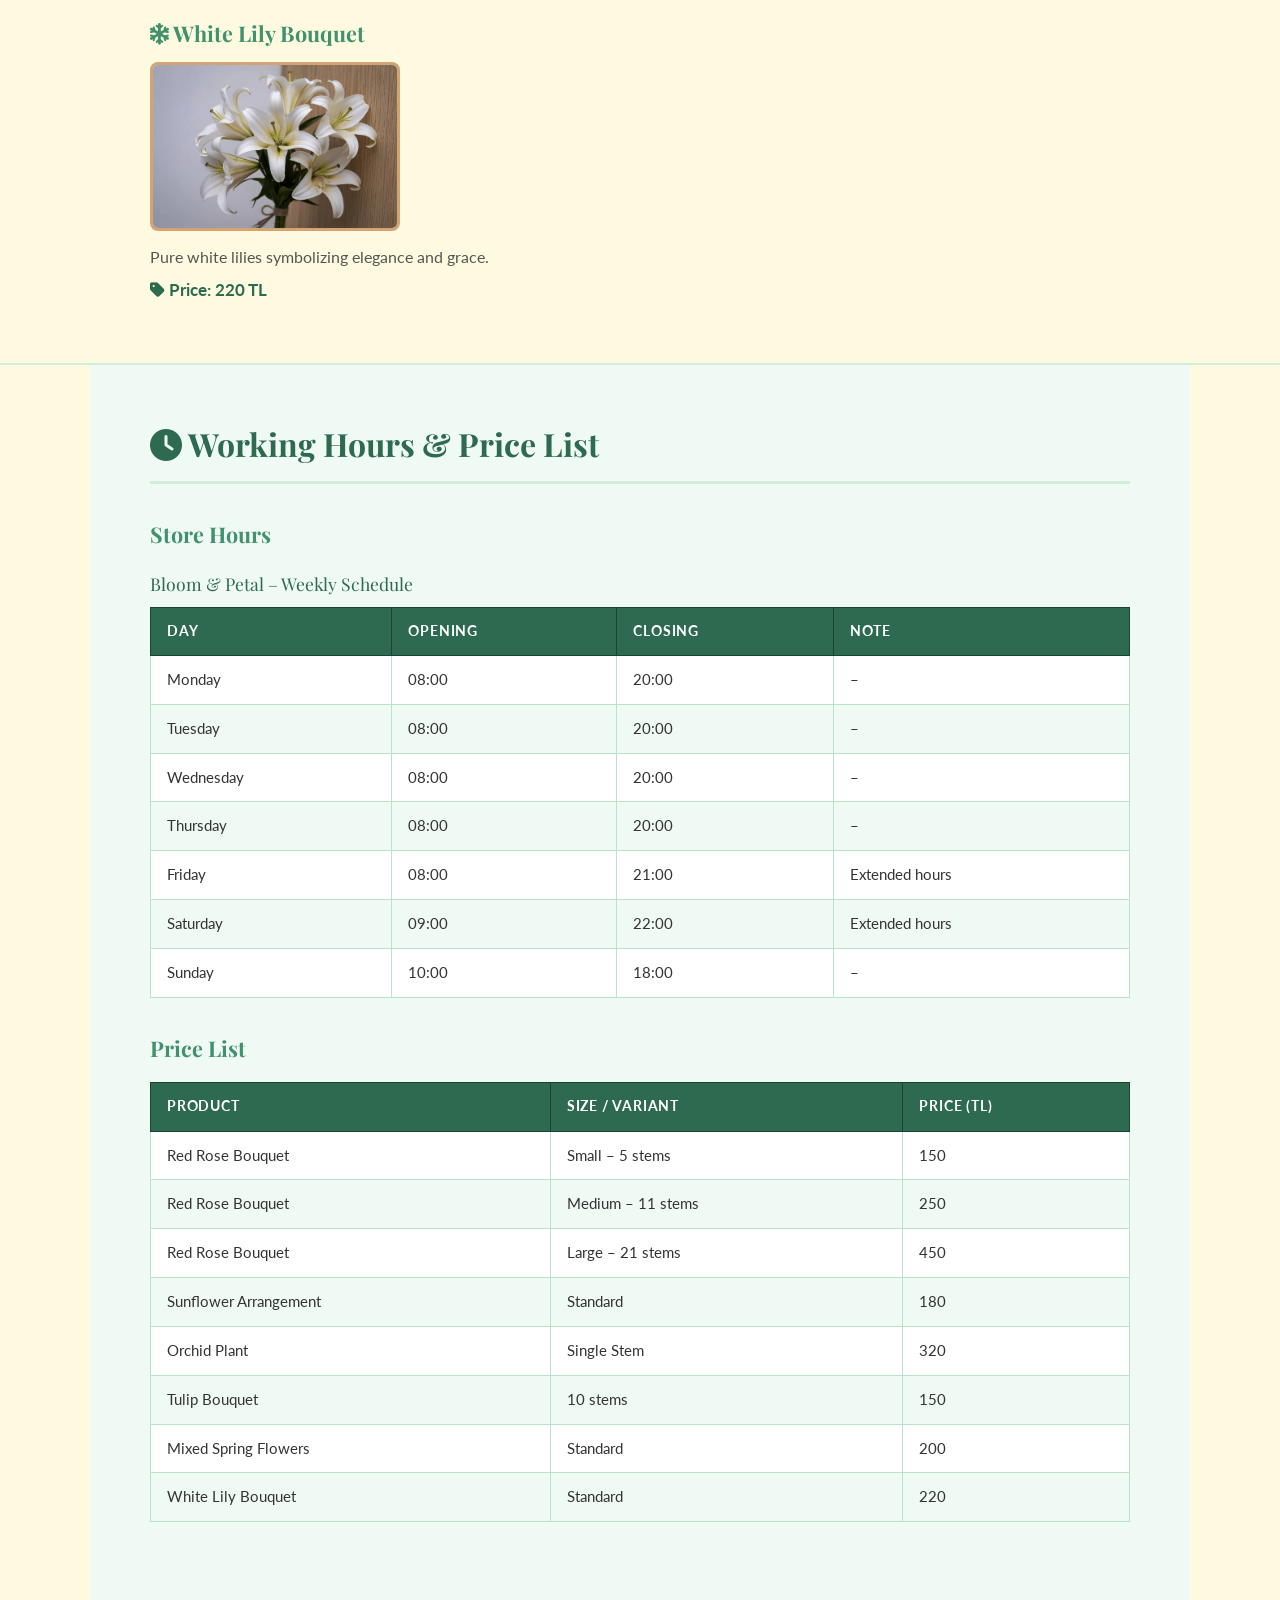
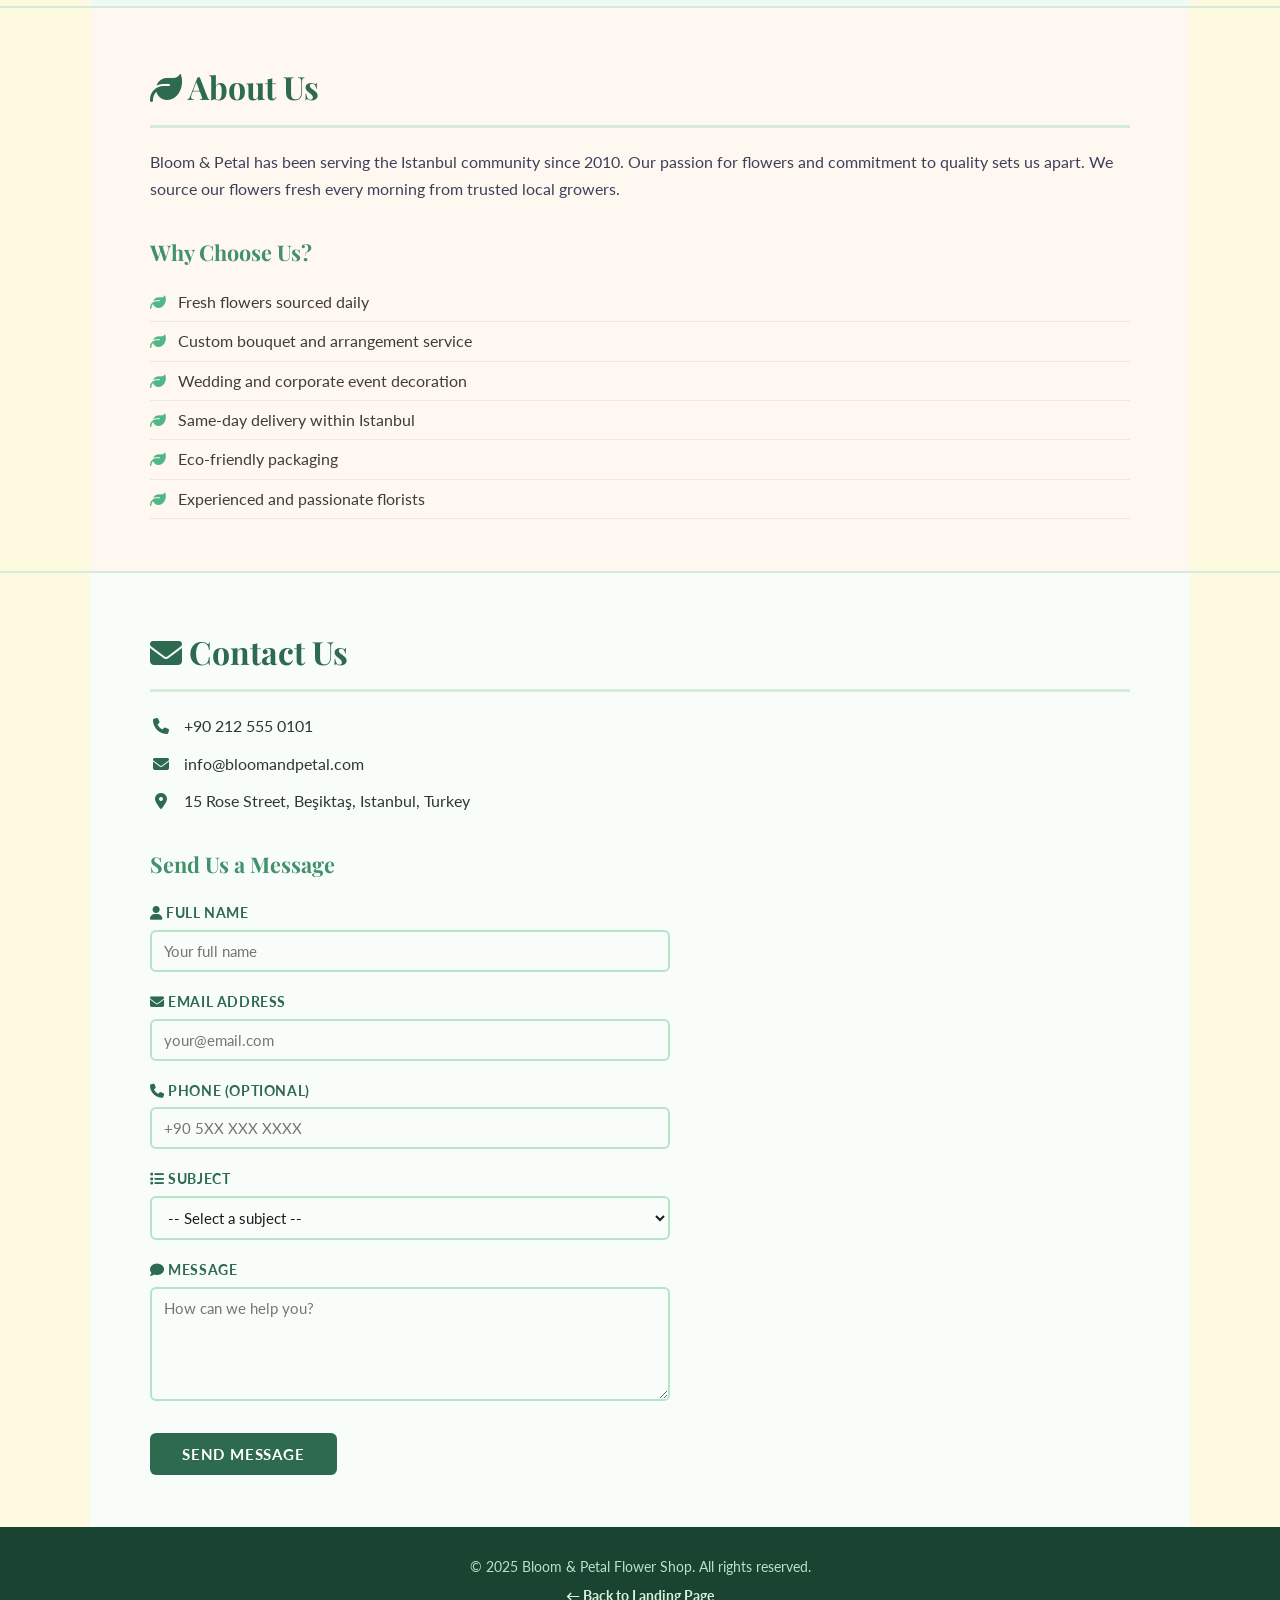
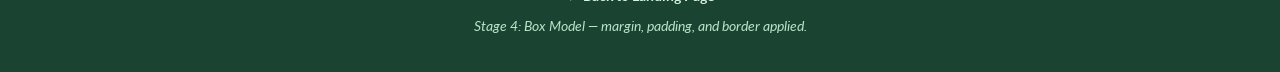
<file: stage4/index.html>
<!DOCTYPE html>
<html lang="en">
<head>
    <meta charset="UTF-8">
    <title>Bloom &amp; Petal – Stage 4: Box Model</title>

    <!-- Google Fonts: Playfair Display (headings) + Lato (body) -->
    <link href="https://fonts.googleapis.com/css2?family=Playfair+Display:wght@400;700&family=Lato:wght@300;400;700&display=swap" rel="stylesheet">

    <!-- Font Awesome icons -->
    <link rel="stylesheet" href="https://cdnjs.cloudflare.com/ajax/libs/font-awesome/6.5.0/css/all.min.css">

    <style>
        /* =========================================================
           STAGE 4 — Box Model Integration
           Builds on Stage 3 by adding margin, padding, and border.
        ========================================================= */

        * {
            box-sizing: border-box;
            margin: 0;
            padding: 0;
        }

        body {
            font-family: 'Lato', sans-serif;
            font-weight: 400;
            background-color: #fefae0;
            color: #1b1b1b;
            font-size: 16px;
            line-height: 1.7;
        }

        /* ----- HEADER ----- */
        header {
            background-color: #2d6a4f;
            color: #ffffff;
            text-align: center;
            padding: 32px 20px 16px;
        }

        header h1 {
            font-family: 'Playfair Display', serif;
            font-size: 2.6rem;
            color: #d4edda;
            letter-spacing: 1px;
            margin-bottom: 6px;
        }

        header > p {
            font-family: 'Lato', sans-serif;
            font-weight: 300;
            font-size: 1rem;
            color: #b7e4c7;
            font-style: italic;
            margin-bottom: 16px;
        }

        nav {
            background-color: #1b4332;
            padding: 10px 0;
            text-align: center;
        }

        nav a {
            font-family: 'Lato', sans-serif;
            font-weight: 700;
            font-size: 0.88rem;
            color: #d8f3dc;
            text-decoration: none;
            text-transform: uppercase;
            letter-spacing: 1.2px;
            display: inline-block;
            padding: 6px 14px;
            border-radius: 4px;
            margin: 0 2px;
            transition: background-color 0.2s;
        }

        nav a:hover {
            color: #ffd166;
            background-color: rgba(255,255,255,0.08);
        }

        hr {
            border: none;
            border-top: 2px solid #d4edda;
            margin: 0;
        }

        /* ----- SECTIONS ----- */
        section {
            padding: 52px 60px;
            max-width: 1100px;
            margin: 0 auto;
        }

        h2 {
            font-family: 'Playfair Display', serif;
            font-size: 2rem;
            color: #2d6a4f;
            margin-bottom: 20px;
            padding-bottom: 10px;
            border-bottom: 3px solid #d4edda;
        }

        h3 {
            font-family: 'Playfair Display', serif;
            font-size: 1.35rem;
            color: #40916c;
            margin-top: 32px;
            margin-bottom: 10px;
        }

        /* ----- HOME ----- */
        #home {
            background-color: #f8fdf9;
            padding-top: 60px;
            padding-bottom: 60px;
        }

        #home img {
            display: block;
            margin: 20px 0 24px;
            border: 4px solid #52b788;
            border-radius: 10px;
            max-width: 100%;
        }

        #home p {
            font-size: 1.05rem;
            color: #3d405b;
            margin-bottom: 12px;
        }

        /* ----- PRODUCTS ----- */
        #products {
            background-color: #fefae0;
        }

        #products > h3 {
            margin-top: 40px;
        }

        .product-img {
            border: 3px solid #d4a373;
            border-radius: 8px;
            display: block;
            margin: 10px 0 12px;
        }

        #products p {
            color: #555;
            margin-bottom: 6px;
        }

        #products strong {
            color: #2d6a4f;
            font-size: 1.05rem;
        }

        /* ----- HOURS ----- */
        #hours {
            background-color: #f0faf4;
        }

        table {
            width: 100%;
            border-collapse: collapse;
            margin-top: 16px;
            margin-bottom: 32px;
            font-family: 'Lato', sans-serif;
        }

        table caption {
            font-family: 'Playfair Display', serif;
            font-size: 1.1rem;
            color: #2d6a4f;
            text-align: left;
            padding-bottom: 8px;
        }

        table th {
            background-color: #2d6a4f;
            color: #ffffff;
            font-weight: 700;
            font-size: 0.85rem;
            text-transform: uppercase;
            letter-spacing: 0.8px;
            text-align: left;
            padding: 12px 16px;
            border: 1px solid #1b4332;
        }

        table td {
            background-color: #ffffff;
            color: #333;
            border: 1px solid #b7e4c7;
            padding: 11px 16px;
            font-size: 0.95rem;
        }

        table tr:nth-child(even) td {
            background-color: #f0faf4;
        }

        /* ----- ABOUT ----- */
        #about {
            background-color: #fff8f0;
        }

        #about p {
            font-size: 1rem;
            color: #3d405b;
            margin-bottom: 16px;
        }

        #about ul {
            list-style: none;
            padding-left: 0;
            margin-top: 12px;
        }

        #about ul li {
            color: #3d3d3d;
            font-size: 0.97rem;
            padding: 6px 0 6px 28px;
            border-bottom: 1px solid #f0e8e0;
            position: relative;
        }

        #about ul li::before {
            content: "\f06c";
            font-family: "Font Awesome 6 Free";
            font-weight: 900;
            color: #52b788;
            position: absolute;
            left: 0;
        }

        /* ----- CONTACT ----- */
        #contact {
            background-color: #f8fdf9;
        }

        .contact-info {
            margin-bottom: 28px;
        }

        .contact-info p {
            font-size: 1rem;
            color: #2d3a2e;
            margin-bottom: 10px;
        }

        .contact-info i {
            color: #2d6a4f;
            width: 22px;
            text-align: center;
            margin-right: 8px;
        }

        form {
            max-width: 520px;
        }

        form label {
            display: block;
            font-weight: 700;
            color: #2d6a4f;
            font-size: 0.88rem;
            text-transform: uppercase;
            letter-spacing: 0.6px;
            margin-bottom: 5px;
            margin-top: 18px;
        }

        form input[type="text"],
        form input[type="email"],
        form input[type="tel"],
        form select,
        form textarea {
            font-family: 'Lato', sans-serif;
            font-size: 0.95rem;
            border: 2px solid #b7e4c7;
            border-radius: 6px;
            background-color: #f8fdf9;
            color: #1b1b1b;
            width: 100%;
            padding: 10px 12px;
        }

        form input[type="text"]:focus,
        form input[type="email"]:focus,
        form input[type="tel"]:focus,
        form select:focus,
        form textarea:focus {
            border-color: #2d6a4f;
            outline: none;
            background-color: #fff;
        }

        form textarea {
            resize: vertical;
        }

        form input[type="submit"] {
            font-family: 'Lato', sans-serif;
            font-weight: 700;
            font-size: 0.95rem;
            background-color: #2d6a4f;
            color: #ffffff;
            border: none;
            border-radius: 6px;
            cursor: pointer;
            letter-spacing: 0.8px;
            text-transform: uppercase;
            padding: 12px 32px;
            margin-top: 24px;
            transition: background-color 0.2s;
        }

        form input[type="submit"]:hover {
            background-color: #1b4332;
        }

        /* ----- FOOTER ----- */
        footer {
            background-color: #1b4332;
            color: #b7e4c7;
            text-align: center;
            padding: 28px 20px;
            font-size: 0.88rem;
        }

        footer p {
            margin-bottom: 6px;
        }

        footer a {
            color: #d8f3dc;
            text-decoration: none;
            font-weight: 700;
        }

        footer a:hover { color: #ffd166; }
    </style>
</head>
<body>

<header>
    <h1><i class="fa-solid fa-spa"></i> Bloom &amp; Petal</h1>
    <p>Your neighborhood florist since 2010 — Fresh flowers for every occasion.</p>
</header>

<nav>
    <a href="#home"><i class="fa-solid fa-house"></i> Home</a>
    <a href="#products"><i class="fa-solid fa-box-open"></i> Products</a>
    <a href="#hours"><i class="fa-solid fa-clock"></i> Hours &amp; Prices</a>
    <a href="#about"><i class="fa-solid fa-leaf"></i> About</a>
    <a href="#contact"><i class="fa-solid fa-envelope"></i> Contact</a>
</nav>

<main>

    <section id="home">
        <h2><i class="fa-solid fa-star"></i> Welcome to Bloom &amp; Petal</h2>
        <img
            src="../images/banner.jpg"
            alt="Beautiful flower arrangement"
            width="700">
        <p>
            We offer fresh, hand-picked flowers for every occasion — from romantic
            bouquets and birthday arrangements to wedding decorations and funeral
            tributes. Every stem is chosen with care so that your flowers arrive
            looking their very best.
        </p>
        <p>
            Visit us in store or call to place a custom order. Same-day delivery
            available within Istanbul.
        </p>
    </section>

    <hr>

    <section id="products">
        <h2><i class="fa-solid fa-box-open"></i> Our Products</h2>

        <h3><i class="fa-solid fa-heart"></i> Red Rose Bouquet</h3>
        <img class="product-img" src="../images/rose.png" alt="Red rose bouquet" width="250">
        <p>Classic red roses — the timeless symbol of love and passion.</p>
        <p><strong><i class="fa-solid fa-tag"></i> Price: from 150 TL</strong></p>

        <h3><i class="fa-solid fa-sun"></i> Sunflower Arrangement</h3>
        <img class="product-img" src="../images/sun.webp" alt="Sunflower arrangement" width="250">
        <p>Bright and cheerful sunflowers to light up any room.</p>
        <p><strong><i class="fa-solid fa-tag"></i> Price: 180 TL</strong></p>

        <h3><i class="fa-solid fa-spa"></i> Orchid Plant</h3>
        <img class="product-img" src="../images/orch.png" alt="Orchid plant" width="250">
        <p>Elegant orchids — a sophisticated gift that lasts for weeks.</p>
        <p><strong><i class="fa-solid fa-tag"></i> Price: 320 TL</strong></p>

        <h3><i class="fa-solid fa-seedling"></i> Tulip Bouquet</h3>
        <img class="product-img" src="../images/tulip.png" alt="Tulip bouquet" width="250">
        <p>Colorful tulips, fresh and wonderfully fragrant.</p>
        <p><strong><i class="fa-solid fa-tag"></i> Price: 150 TL</strong></p>

        <h3><i class="fa-solid fa-leaf"></i> Mixed Spring Flowers</h3>
        <img class="product-img" src="../images/spring.webp" alt="Mixed spring flowers" width="250">
        <p>A cheerful seasonal mix that brings spring indoors.</p>
        <p><strong><i class="fa-solid fa-tag"></i> Price: 200 TL</strong></p>

        <h3><i class="fa-solid fa-snowflake"></i> White Lily Bouquet</h3>
        <img class="product-img" src="../images/lily.webp" alt="White lily bouquet" width="250">
        <p>Pure white lilies symbolizing elegance and grace.</p>
        <p><strong><i class="fa-solid fa-tag"></i> Price: 220 TL</strong></p>
    </section>

    <hr>

    <section id="hours">
        <h2><i class="fa-solid fa-clock"></i> Working Hours &amp; Price List</h2>

        <h3>Store Hours</h3>
        <table>
            <caption>Bloom &amp; Petal – Weekly Schedule</caption>
            <thead>
                <tr>
                    <th>Day</th>
                    <th>Opening</th>
                    <th>Closing</th>
                    <th>Note</th>
                </tr>
            </thead>
            <tbody>
                <tr><td>Monday</td><td>08:00</td><td>20:00</td><td>–</td></tr>
                <tr><td>Tuesday</td><td>08:00</td><td>20:00</td><td>–</td></tr>
                <tr><td>Wednesday</td><td>08:00</td><td>20:00</td><td>–</td></tr>
                <tr><td>Thursday</td><td>08:00</td><td>20:00</td><td>–</td></tr>
                <tr><td>Friday</td><td>08:00</td><td>21:00</td><td>Extended hours</td></tr>
                <tr><td>Saturday</td><td>09:00</td><td>22:00</td><td>Extended hours</td></tr>
                <tr><td>Sunday</td><td>10:00</td><td>18:00</td><td>–</td></tr>
            </tbody>
        </table>

        <h3>Price List</h3>
        <table>
            <thead>
                <tr>
                    <th>Product</th>
                    <th>Size / Variant</th>
                    <th>Price (TL)</th>
                </tr>
            </thead>
            <tbody>
                <tr><td>Red Rose Bouquet</td><td>Small – 5 stems</td><td>150</td></tr>
                <tr><td>Red Rose Bouquet</td><td>Medium – 11 stems</td><td>250</td></tr>
                <tr><td>Red Rose Bouquet</td><td>Large – 21 stems</td><td>450</td></tr>
                <tr><td>Sunflower Arrangement</td><td>Standard</td><td>180</td></tr>
                <tr><td>Orchid Plant</td><td>Single Stem</td><td>320</td></tr>
                <tr><td>Tulip Bouquet</td><td>10 stems</td><td>150</td></tr>
                <tr><td>Mixed Spring Flowers</td><td>Standard</td><td>200</td></tr>
                <tr><td>White Lily Bouquet</td><td>Standard</td><td>220</td></tr>
            </tbody>
        </table>
    </section>

    <hr>

    <section id="about">
        <h2><i class="fa-solid fa-leaf"></i> About Us</h2>
        <p>
            Bloom &amp; Petal has been serving the Istanbul community since 2010.
            Our passion for flowers and commitment to quality sets us apart.
            We source our flowers fresh every morning from trusted local growers.
        </p>
        <h3>Why Choose Us?</h3>
        <ul>
            <li>Fresh flowers sourced daily</li>
            <li>Custom bouquet and arrangement service</li>
            <li>Wedding and corporate event decoration</li>
            <li>Same-day delivery within Istanbul</li>
            <li>Eco-friendly packaging</li>
            <li>Experienced and passionate florists</li>
        </ul>
    </section>

    <hr>

    <section id="contact">
        <h2><i class="fa-solid fa-envelope"></i> Contact Us</h2>
        <div class="contact-info">
            <p><i class="fa-solid fa-phone"></i> +90 212 555 0101</p>
            <p><i class="fa-solid fa-envelope"></i> info@bloomandpetal.com</p>
            <p><i class="fa-solid fa-location-dot"></i> 15 Rose Street, Beşiktaş, Istanbul, Turkey</p>
        </div>

        <h3>Send Us a Message</h3>
        <form>
            <label for="name"><i class="fa-solid fa-user"></i> Full Name</label>
            <input type="text" id="name" name="name" placeholder="Your full name">

            <label for="email"><i class="fa-solid fa-envelope"></i> Email Address</label>
            <input type="email" id="email" name="email" placeholder="your@email.com">

            <label for="phone"><i class="fa-solid fa-phone"></i> Phone (optional)</label>
            <input type="tel" id="phone" name="phone" placeholder="+90 5XX XXX XXXX">

            <label for="subject"><i class="fa-solid fa-list"></i> Subject</label>
            <select id="subject" name="subject">
                <option value="">-- Select a subject --</option>
                <option value="order">Place an order</option>
                <option value="delivery">Delivery enquiry</option>
                <option value="wedding">Wedding / Event</option>
                <option value="other">Other</option>
            </select>

            <label for="message"><i class="fa-solid fa-comment"></i> Message</label>
            <textarea id="message" name="message" rows="5"
                placeholder="How can we help you?"></textarea>

            <input type="submit" value="Send Message">
        </form>
    </section>

</main>

<footer>
    <p>&copy; 2025 Bloom &amp; Petal Flower Shop. All rights reserved.</p>
    <p><a href="../index.html">&larr; Back to Landing Page</a></p>
    <p><em>Stage 4: Box Model — margin, padding, and border applied.</em></p>
</footer>

</body>
</html>
</file>
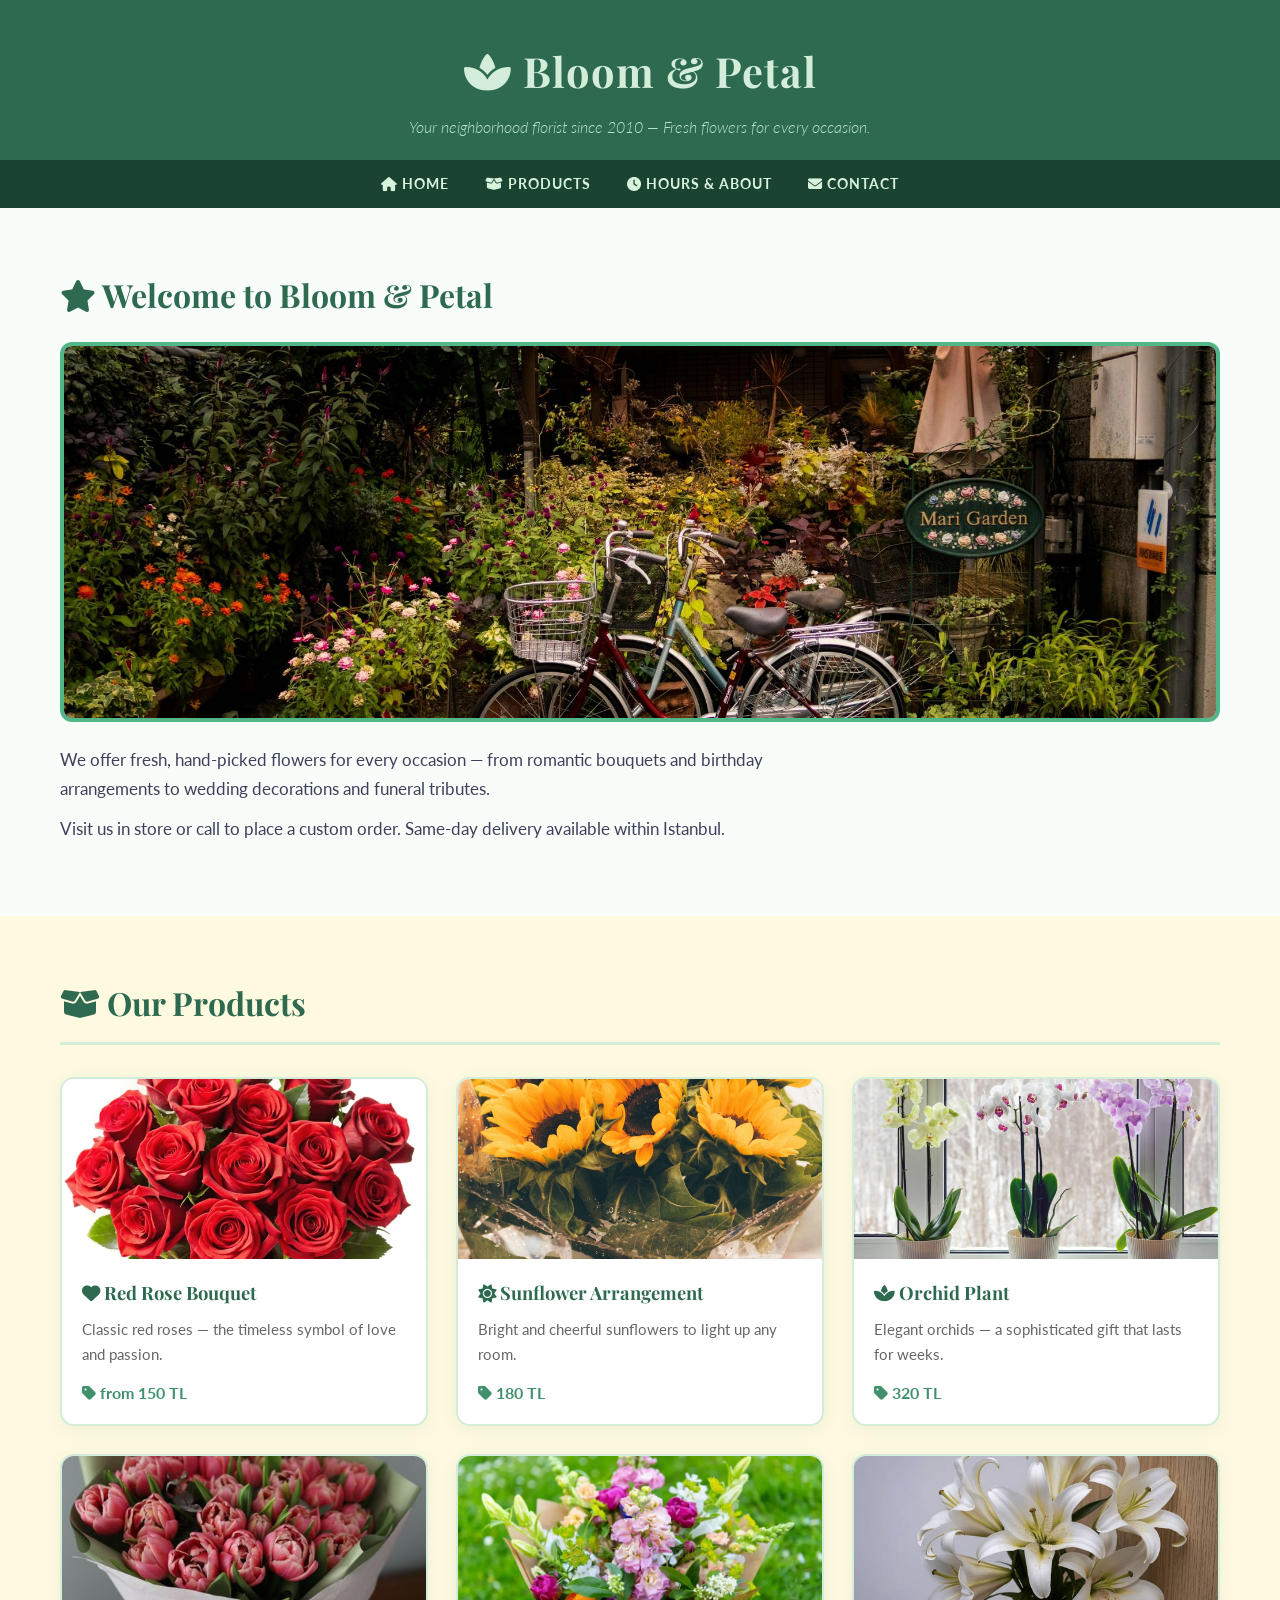
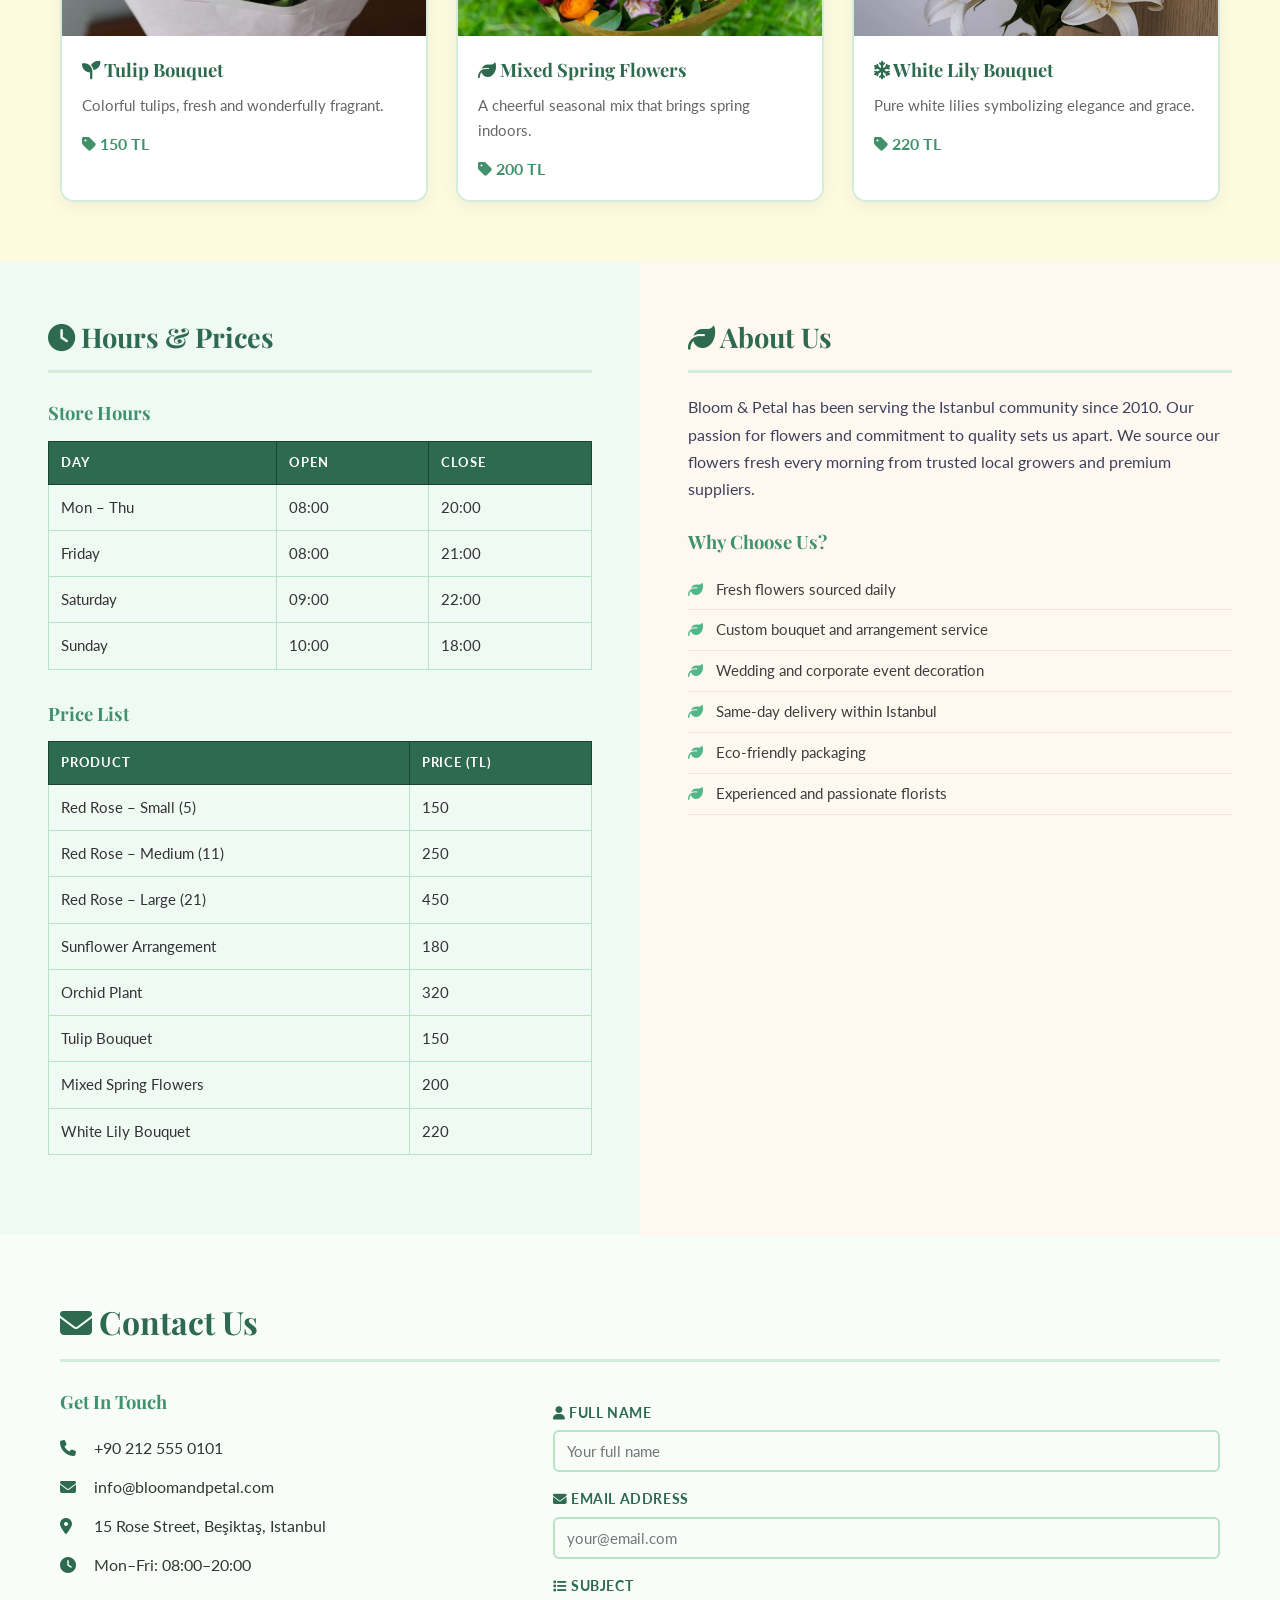
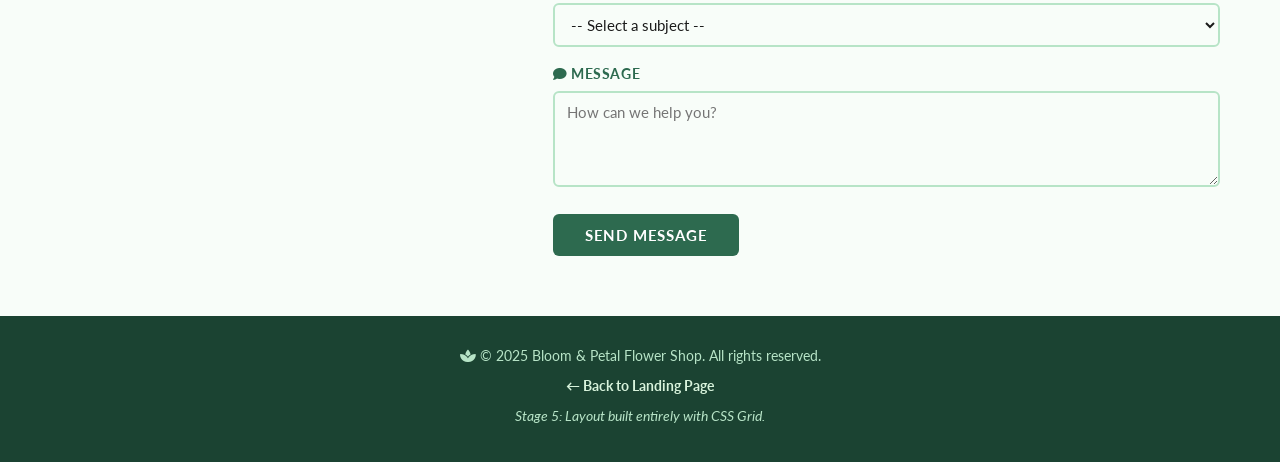
<file: stage5/index.html>
<!DOCTYPE html>
<html lang="en">
<head>
    <meta charset="UTF-8">
    <meta name="viewport" content="width=device-width, initial-scale=1.0">
    <title>Bloom &amp; Petal – Stage 5: CSS Grid</title>

    <link href="https://fonts.googleapis.com/css2?family=Playfair+Display:wght@400;700&family=Lato:wght@300;400;700&display=swap" rel="stylesheet">
    <link rel="stylesheet" href="https://cdnjs.cloudflare.com/ajax/libs/font-awesome/6.5.0/css/all.min.css">

    <style>
        /* =========================================================
           STAGE 5 — Modern Layout with CSS Grid
           The entire page layout is structured using CSS Grid.
           Flexbox is used only for nav and card internals.
        ========================================================= */

        * {
            box-sizing: border-box;
            margin: 0;
            padding: 0;
        }

        body {
            font-family: 'Lato', sans-serif;
            background-color: #fefae0;
            color: #1b1b1b;
            font-size: 16px;
            line-height: 1.7;
        }

        /* ===== MAIN PAGE GRID ===== */
        .page-grid {
            display: grid;
            grid-template-areas:
                "header"
                "nav"
                "hero"
                "products"
                "info"
                "contact"
                "footer";
            grid-template-columns: 1fr;
        }

        /* ===== HEADER ===== */
        .grid-header {
            grid-area: header;
            background-color: #2d6a4f;
            color: #fff;
            text-align: center;
            padding: 36px 20px 20px;
        }

        .grid-header h1 {
            font-family: 'Playfair Display', serif;
            font-size: 2.6rem;
            color: #d4edda;
            letter-spacing: 1px;
            margin-bottom: 6px;
        }

        .grid-header p {
            font-weight: 300;
            color: #b7e4c7;
            font-style: italic;
        }

        /* ===== NAV ===== */
        .grid-nav {
            grid-area: nav;
            background-color: #1b4332;
        }

        .grid-nav ul {
            display: flex;
            justify-content: center;
            list-style: none;
            padding: 0;
            gap: 4px;
            flex-wrap: wrap;
        }

        .grid-nav ul li a {
            display: block;
            font-family: 'Lato', sans-serif;
            font-weight: 700;
            font-size: 0.88rem;
            color: #d8f3dc;
            text-decoration: none;
            text-transform: uppercase;
            letter-spacing: 1px;
            padding: 12px 16px;
            border-radius: 4px;
            transition: background-color 0.2s, color 0.2s;
        }

        .grid-nav ul li a:hover {
            color: #ffd166;
            background-color: rgba(255,255,255,0.08);
        }

        /* ===== HERO ===== */
        .grid-hero {
            grid-area: hero;
            background-color: #f8fdf9;
            padding: 60px;
        }

        .grid-hero h2 {
            font-family: 'Playfair Display', serif;
            font-size: 2rem;
            color: #2d6a4f;
            margin-bottom: 20px;
        }

        .grid-hero img {
            width: 100%;
            max-height: 380px;
            object-fit: cover;
            border: 4px solid #52b788;
            border-radius: 12px;
            margin-bottom: 24px;
            display: block;
        }

        .grid-hero p {
            font-size: 1.05rem;
            color: #3d405b;
            margin-bottom: 12px;
            max-width: 800px;
        }

        /* ===== PRODUCTS SECTION ===== */
        .grid-products {
            grid-area: products;
            background-color: #fefae0;
            padding: 60px;
        }

        .grid-products h2 {
            font-family: 'Playfair Display', serif;
            font-size: 2rem;
            color: #2d6a4f;
            margin-bottom: 32px;
            padding-bottom: 12px;
            border-bottom: 3px solid #d4edda;
        }

        /* Product cards: 3-column inner grid */
        .product-grid {
            display: grid;
            grid-template-columns: repeat(3, 1fr);
            gap: 28px;
        }

        .product-card {
            background-color: #fff;
            border: 2px solid #d4edda;
            border-radius: 14px;
            overflow: hidden;
            box-shadow: 0 4px 16px rgba(45, 106, 79, 0.08);
            transition: transform 0.2s, box-shadow 0.2s;
        }

        .product-card:hover {
            transform: translateY(-4px);
            box-shadow: 0 8px 28px rgba(45, 106, 79, 0.16);
        }

        .product-card img {
            width: 100%;
            height: 180px;
            object-fit: cover;
            display: block;
        }

        .product-card-body {
            padding: 18px 20px;
        }

        .product-card h3 {
            font-family: 'Playfair Display', serif;
            font-size: 1.15rem;
            color: #2d6a4f;
            margin-bottom: 8px;
        }

        .product-card p {
            color: #666;
            font-size: 0.92rem;
            margin-bottom: 12px;
        }

        .product-price {
            font-weight: 700;
            color: #40916c;
            font-size: 1rem;
        }

        /* ===== INFO SECTION (Hours + About side by side) ===== */
        .grid-info {
            grid-area: info;
            display: grid;
            grid-template-columns: 1fr 1fr;
            gap: 0;
        }

        .info-hours {
            background-color: #f0faf4;
            padding: 52px 48px;
        }

        .info-about {
            background-color: #fff8f0;
            padding: 52px 48px;
        }

        .info-hours h2,
        .info-about h2 {
            font-family: 'Playfair Display', serif;
            font-size: 1.7rem;
            color: #2d6a4f;
            margin-bottom: 20px;
            padding-bottom: 10px;
            border-bottom: 3px solid #d4edda;
        }

        .info-hours h3,
        .info-about h3 {
            font-family: 'Playfair Display', serif;
            font-size: 1.15rem;
            color: #40916c;
            margin-top: 24px;
            margin-bottom: 12px;
        }

        table {
            width: 100%;
            border-collapse: collapse;
            margin-bottom: 28px;
        }

        table th {
            background-color: #2d6a4f;
            color: #fff;
            font-size: 0.8rem;
            text-transform: uppercase;
            letter-spacing: 0.8px;
            text-align: left;
            padding: 10px 12px;
            border: 1px solid #1b4332;
        }

        table td {
            padding: 10px 12px;
            border: 1px solid #b7e4c7;
            font-size: 0.93rem;
            color: #333;
        }

        table tr:nth-child(even) td {
            background-color: #f0faf4;
        }

        .info-about p {
            color: #3d405b;
            margin-bottom: 14px;
        }

        .info-about ul {
            list-style: none;
            padding-left: 0;
        }

        .info-about ul li {
            padding: 7px 0 7px 28px;
            border-bottom: 1px solid #f0e8e0;
            position: relative;
            font-size: 0.95rem;
            color: #3d3d3d;
        }

        .info-about ul li::before {
            content: "\f06c";
            font-family: "Font Awesome 6 Free";
            font-weight: 900;
            color: #52b788;
            position: absolute;
            left: 0;
        }

        /* ===== CONTACT ===== */
        .grid-contact {
            grid-area: contact;
            background-color: #f8fdf9;
            padding: 60px;
        }

        .grid-contact h2 {
            font-family: 'Playfair Display', serif;
            font-size: 2rem;
            color: #2d6a4f;
            margin-bottom: 24px;
            padding-bottom: 10px;
            border-bottom: 3px solid #d4edda;
        }

        /* Contact inner grid: info + form */
        .contact-grid {
            display: grid;
            grid-template-columns: 1fr 1.5fr;
            gap: 48px;
            align-items: start;
        }

        .contact-details h3 {
            font-family: 'Playfair Display', serif;
            font-size: 1.15rem;
            color: #40916c;
            margin-bottom: 16px;
        }

        .contact-details p {
            font-size: 1rem;
            color: #2d3a2e;
            margin-bottom: 12px;
        }

        .contact-details i {
            color: #2d6a4f;
            width: 22px;
            margin-right: 8px;
        }

        form label {
            display: block;
            font-weight: 700;
            color: #2d6a4f;
            font-size: 0.85rem;
            text-transform: uppercase;
            letter-spacing: 0.6px;
            margin-bottom: 5px;
            margin-top: 16px;
        }

        form input[type="text"],
        form input[type="email"],
        form input[type="tel"],
        form select,
        form textarea {
            font-family: 'Lato', sans-serif;
            font-size: 0.95rem;
            border: 2px solid #b7e4c7;
            border-radius: 6px;
            background-color: #f8fdf9;
            color: #1b1b1b;
            width: 100%;
            padding: 10px 12px;
        }

        form input:focus,
        form select:focus,
        form textarea:focus {
            border-color: #2d6a4f;
            outline: none;
            background-color: #fff;
        }

        form textarea { resize: vertical; }

        form input[type="submit"] {
            font-family: 'Lato', sans-serif;
            font-weight: 700;
            font-size: 0.95rem;
            background-color: #2d6a4f;
            color: #fff;
            border: none;
            border-radius: 6px;
            cursor: pointer;
            letter-spacing: 0.8px;
            text-transform: uppercase;
            padding: 12px 32px;
            margin-top: 20px;
            transition: background-color 0.2s;
        }

        form input[type="submit"]:hover {
            background-color: #1b4332;
        }

        /* ===== FOOTER ===== */
        .grid-footer {
            grid-area: footer;
            background-color: #1b4332;
            color: #b7e4c7;
            text-align: center;
            padding: 28px 20px;
            font-size: 0.88rem;
        }

        .grid-footer p { margin-bottom: 6px; }

        .grid-footer a {
            color: #d8f3dc;
            text-decoration: none;
            font-weight: 700;
        }

        .grid-footer a:hover { color: #ffd166; }
    </style>
</head>
<body>

<div class="page-grid">

    <!-- HEADER -->
    <header class="grid-header">
        <h1><i class="fa-solid fa-spa"></i> Bloom &amp; Petal</h1>
        <p>Your neighborhood florist since 2010 — Fresh flowers for every occasion.</p>
    </header>

    <!-- NAV -->
    <nav class="grid-nav">
        <ul>
            <li><a href="#hero"><i class="fa-solid fa-house"></i> Home</a></li>
            <li><a href="#products"><i class="fa-solid fa-box-open"></i> Products</a></li>
            <li><a href="#info"><i class="fa-solid fa-clock"></i> Hours &amp; About</a></li>
            <li><a href="#contact"><i class="fa-solid fa-envelope"></i> Contact</a></li>
        </ul>
    </nav>

    <!-- HERO -->
    <section class="grid-hero" id="hero">
        <h2><i class="fa-solid fa-star"></i> Welcome to Bloom &amp; Petal</h2>
        <img src="../images/banner.jpg" alt="Beautiful flower arrangement">
        <p>
            We offer fresh, hand-picked flowers for every occasion — from romantic bouquets
            and birthday arrangements to wedding decorations and funeral tributes.
        </p>
        <p>
            Visit us in store or call to place a custom order.
            Same-day delivery available within Istanbul.
        </p>
    </section>

    <!-- PRODUCTS (3-column grid inside) -->
    <section class="grid-products" id="products">
        <h2><i class="fa-solid fa-box-open"></i> Our Products</h2>
        <div class="product-grid">

            <div class="product-card">
                <img src="../images/rose.png" alt="Red rose bouquet">
                <div class="product-card-body">
                    <h3><i class="fa-solid fa-heart"></i> Red Rose Bouquet</h3>
                    <p>Classic red roses — the timeless symbol of love and passion.</p>
                    <span class="product-price"><i class="fa-solid fa-tag"></i> from 150 TL</span>
                </div>
            </div>

            <div class="product-card">
                <img src="../images/sun.webp" alt="Sunflower arrangement">
                <div class="product-card-body">
                    <h3><i class="fa-solid fa-sun"></i> Sunflower Arrangement</h3>
                    <p>Bright and cheerful sunflowers to light up any room.</p>
                    <span class="product-price"><i class="fa-solid fa-tag"></i> 180 TL</span>
                </div>
            </div>

            <div class="product-card">
                <img src="../images/orch.png" alt="Orchid plant">
                <div class="product-card-body">
                    <h3><i class="fa-solid fa-spa"></i> Orchid Plant</h3>
                    <p>Elegant orchids — a sophisticated gift that lasts for weeks.</p>
                    <span class="product-price"><i class="fa-solid fa-tag"></i> 320 TL</span>
                </div>
            </div>

            <div class="product-card">
                <img src="../images/tulip.png" alt="Tulip bouquet">
                <div class="product-card-body">
                    <h3><i class="fa-solid fa-seedling"></i> Tulip Bouquet</h3>
                    <p>Colorful tulips, fresh and wonderfully fragrant.</p>
                    <span class="product-price"><i class="fa-solid fa-tag"></i> 150 TL</span>
                </div>
            </div>

            <div class="product-card">
                <img src="../images/spring.webp" alt="Mixed spring flowers">
                <div class="product-card-body">
                    <h3><i class="fa-solid fa-leaf"></i> Mixed Spring Flowers</h3>
                    <p>A cheerful seasonal mix that brings spring indoors.</p>
                    <span class="product-price"><i class="fa-solid fa-tag"></i> 200 TL</span>
                </div>
            </div>

            <div class="product-card">
                <img src="../images/lily.webp" alt="White lily bouquet">
                <div class="product-card-body">
                    <h3><i class="fa-solid fa-snowflake"></i> White Lily Bouquet</h3>
                    <p>Pure white lilies symbolizing elegance and grace.</p>
                    <span class="product-price"><i class="fa-solid fa-tag"></i> 220 TL</span>
                </div>
            </div>

        </div>
    </section>

    <!-- INFO: Hours + About in 2-column grid -->
    <div class="grid-info" id="info">

        <div class="info-hours">
            <h2><i class="fa-solid fa-clock"></i> Hours &amp; Prices</h2>

            <h3>Store Hours</h3>
            <table>
                <thead>
                    <tr>
                        <th>Day</th>
                        <th>Open</th>
                        <th>Close</th>
                    </tr>
                </thead>
                <tbody>
                    <tr><td>Mon – Thu</td><td>08:00</td><td>20:00</td></tr>
                    <tr><td>Friday</td><td>08:00</td><td>21:00</td></tr>
                    <tr><td>Saturday</td><td>09:00</td><td>22:00</td></tr>
                    <tr><td>Sunday</td><td>10:00</td><td>18:00</td></tr>
                </tbody>
            </table>

            <h3>Price List</h3>
            <table>
                <thead>
                    <tr>
                        <th>Product</th>
                        <th>Price (TL)</th>
                    </tr>
                </thead>
                <tbody>
                    <tr><td>Red Rose – Small (5)</td><td>150</td></tr>
                    <tr><td>Red Rose – Medium (11)</td><td>250</td></tr>
                    <tr><td>Red Rose – Large (21)</td><td>450</td></tr>
                    <tr><td>Sunflower Arrangement</td><td>180</td></tr>
                    <tr><td>Orchid Plant</td><td>320</td></tr>
                    <tr><td>Tulip Bouquet</td><td>150</td></tr>
                    <tr><td>Mixed Spring Flowers</td><td>200</td></tr>
                    <tr><td>White Lily Bouquet</td><td>220</td></tr>
                </tbody>
            </table>
        </div>

        <div class="info-about">
            <h2><i class="fa-solid fa-leaf"></i> About Us</h2>
            <p>
                Bloom &amp; Petal has been serving the Istanbul community since 2010.
                Our passion for flowers and commitment to quality sets us apart.
                We source our flowers fresh every morning from trusted local growers
                and premium suppliers.
            </p>
            <h3>Why Choose Us?</h3>
            <ul>
                <li>Fresh flowers sourced daily</li>
                <li>Custom bouquet and arrangement service</li>
                <li>Wedding and corporate event decoration</li>
                <li>Same-day delivery within Istanbul</li>
                <li>Eco-friendly packaging</li>
                <li>Experienced and passionate florists</li>
            </ul>
        </div>

    </div>

    <!-- CONTACT: details + form in 2-column inner grid -->
    <section class="grid-contact" id="contact">
        <h2><i class="fa-solid fa-envelope"></i> Contact Us</h2>
        <div class="contact-grid">

            <div class="contact-details">
                <h3>Get In Touch</h3>
                <p><i class="fa-solid fa-phone"></i> +90 212 555 0101</p>
                <p><i class="fa-solid fa-envelope"></i> info@bloomandpetal.com</p>
                <p><i class="fa-solid fa-location-dot"></i> 15 Rose Street, Beşiktaş, Istanbul</p>
                <p><i class="fa-solid fa-clock"></i> Mon–Fri: 08:00–20:00</p>
            </div>

            <form>
                <label for="name"><i class="fa-solid fa-user"></i> Full Name</label>
                <input type="text" id="name" name="name" placeholder="Your full name">

                <label for="email"><i class="fa-solid fa-envelope"></i> Email Address</label>
                <input type="email" id="email" name="email" placeholder="your@email.com">

                <label for="subject"><i class="fa-solid fa-list"></i> Subject</label>
                <select id="subject" name="subject">
                    <option value="">-- Select a subject --</option>
                    <option value="order">Place an order</option>
                    <option value="delivery">Delivery enquiry</option>
                    <option value="wedding">Wedding / Event</option>
                    <option value="other">Other</option>
                </select>

                <label for="message"><i class="fa-solid fa-comment"></i> Message</label>
                <textarea id="message" name="message" rows="4"
                    placeholder="How can we help you?"></textarea>

                <input type="submit" value="Send Message">
            </form>

        </div>
    </section>

    <!-- FOOTER -->
    <footer class="grid-footer">
        <p><i class="fa-solid fa-spa"></i> &copy; 2025 Bloom &amp; Petal Flower Shop. All rights reserved.</p>
        <p><a href="../index.html">&larr; Back to Landing Page</a></p>
        <p><em>Stage 5: Layout built entirely with CSS Grid.</em></p>
    </footer>

</div>

</body>
</html>
</file>
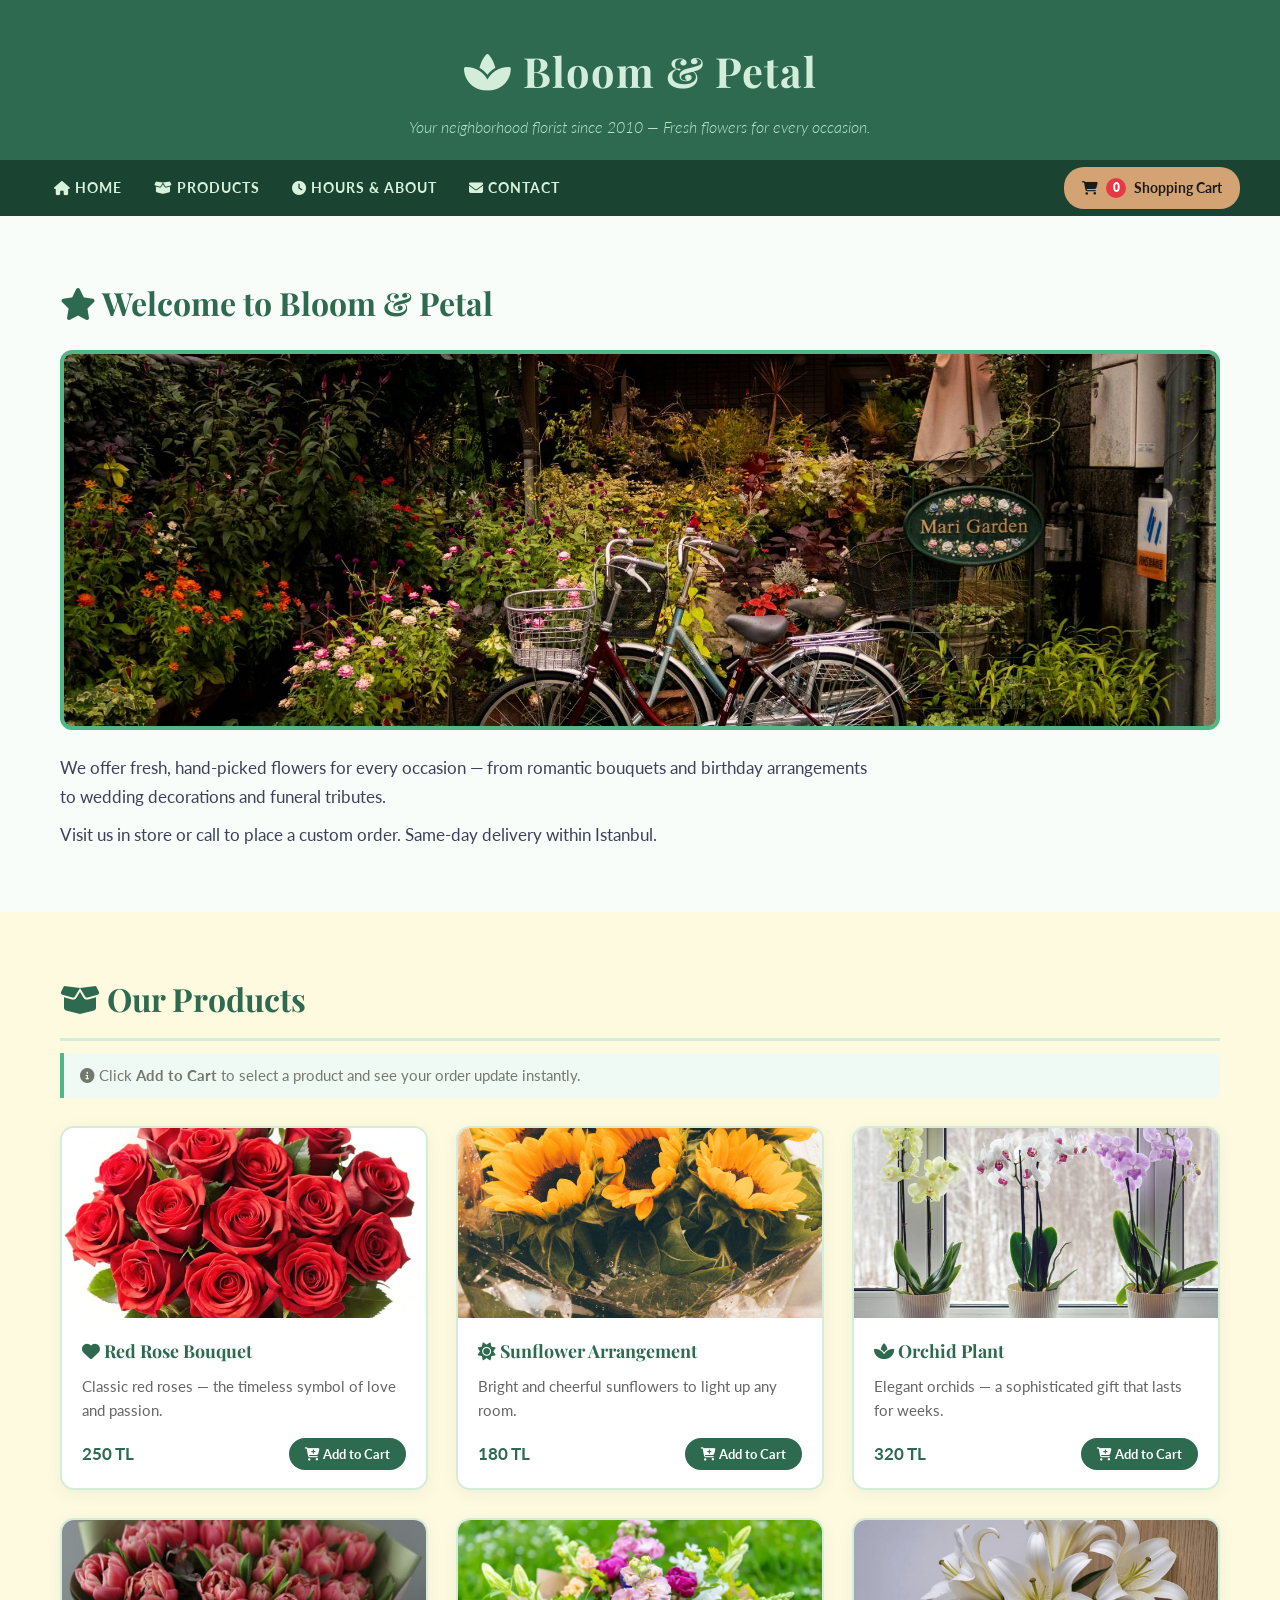
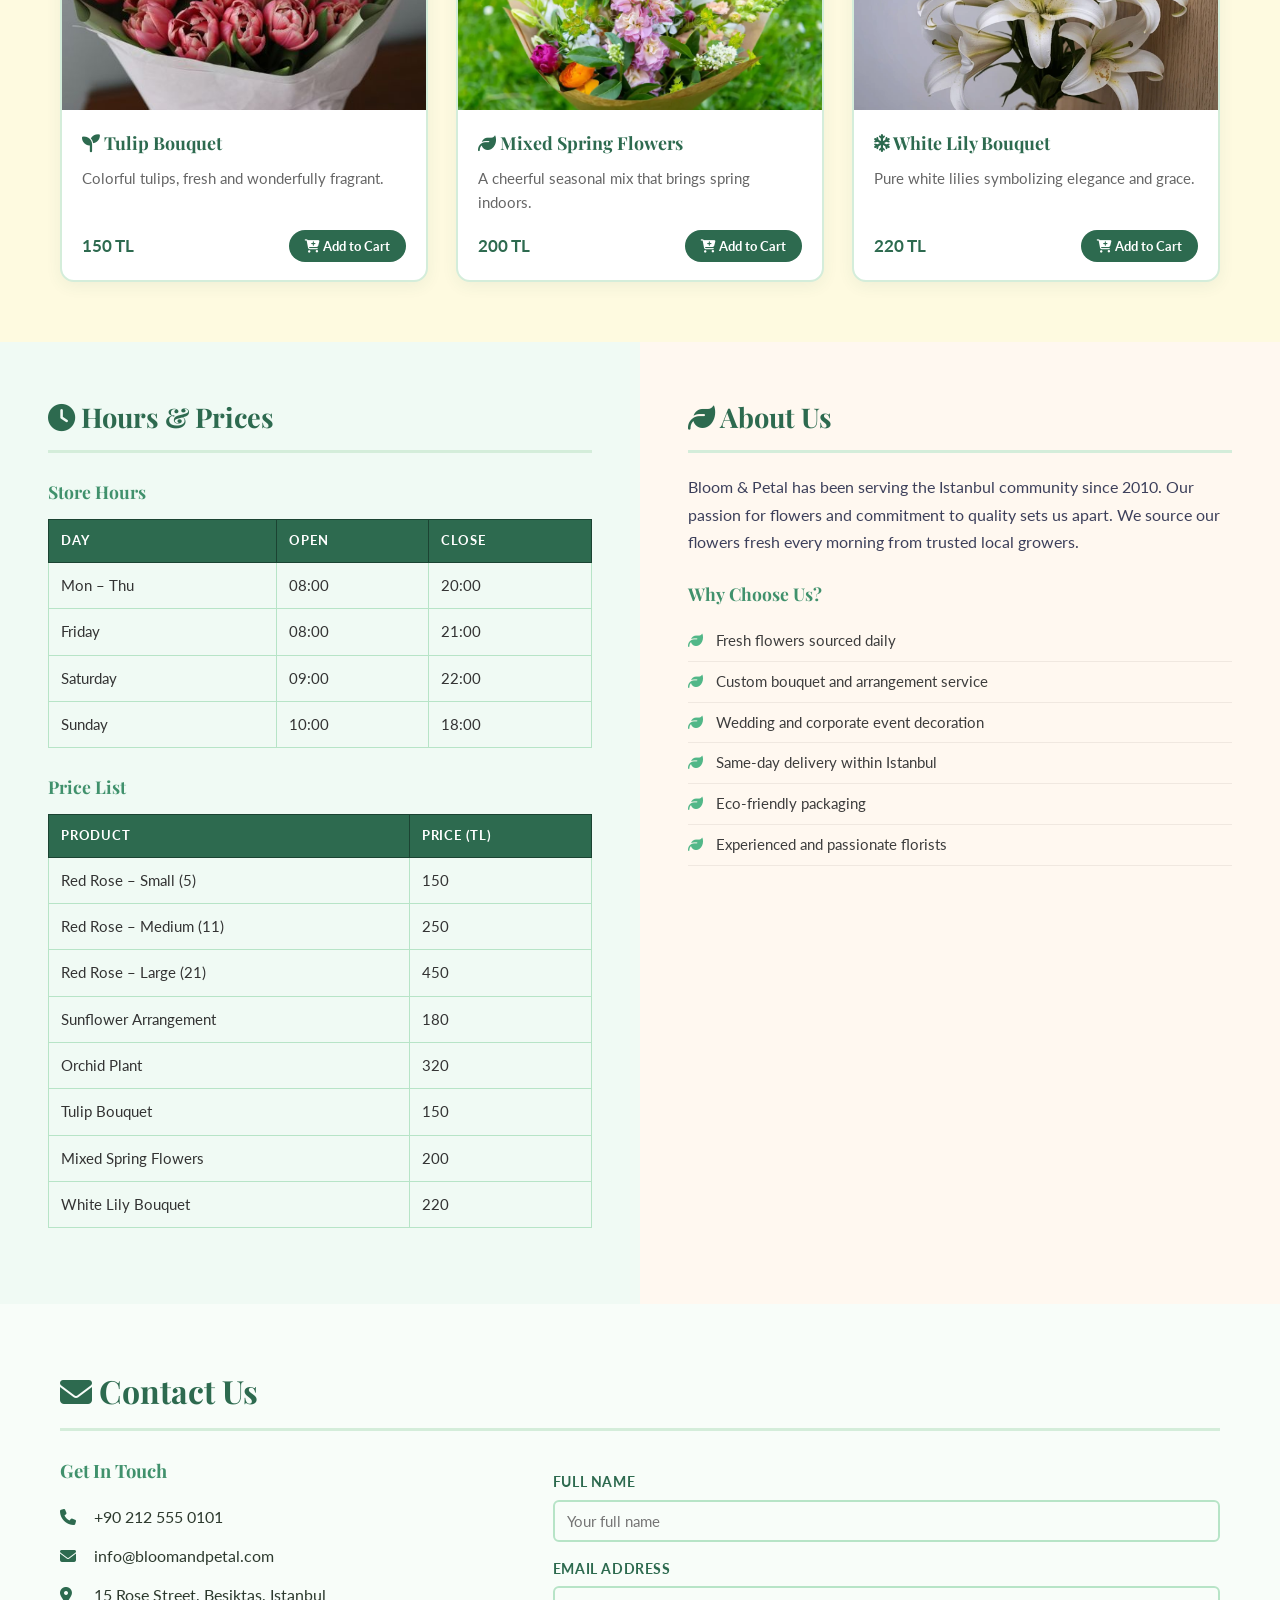
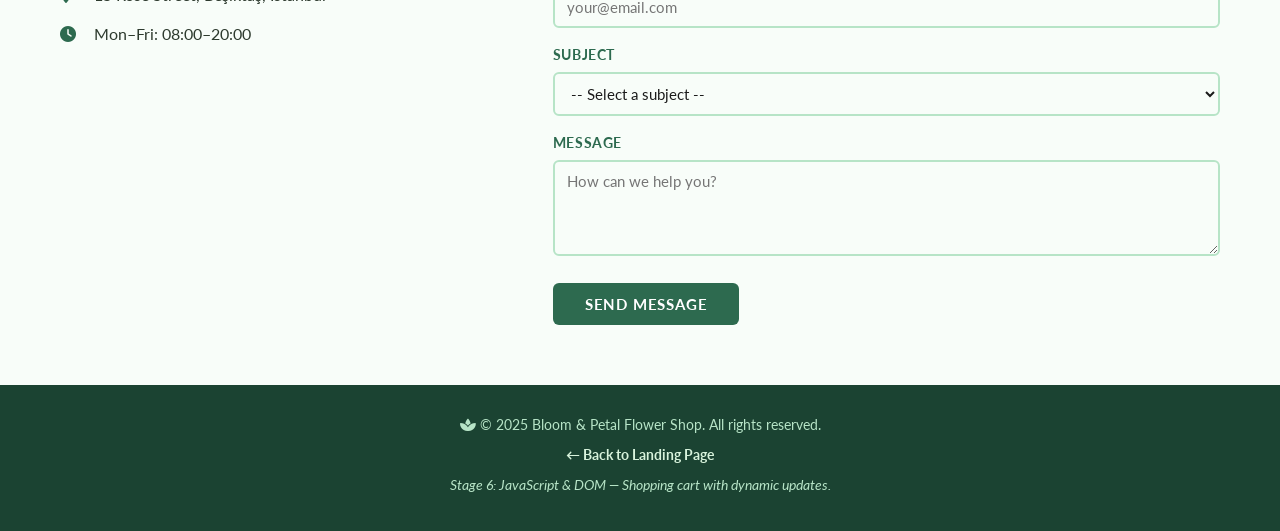
<file: stage6/index.html>
<!DOCTYPE html>
<html lang="en">
<head>
    <meta charset="UTF-8">
    <meta name="viewport" content="width=device-width, initial-scale=1.0">
    <title>Bloom &amp; Petal – Stage 6: Interactive</title>

    <link href="https://fonts.googleapis.com/css2?family=Playfair+Display:wght@400;700&family=Lato:wght@300;400;700&display=swap" rel="stylesheet">
    <link rel="stylesheet" href="https://cdnjs.cloudflare.com/ajax/libs/font-awesome/6.5.0/css/all.min.css">
    <link rel="stylesheet" href="style.css">
</head>
<body>

<div class="page-grid">

    <!-- HEADER -->
    <header class="grid-header">
        <h1><i class="fa-solid fa-spa"></i> Bloom &amp; Petal</h1>
        <p>Your neighborhood florist since 2010 — Fresh flowers for every occasion.</p>
    </header>

    <!-- NAV -->
    <nav class="grid-nav">
        <ul>
            <li><a href="#hero"><i class="fa-solid fa-house"></i> Home</a></li>
            <li><a href="#products"><i class="fa-solid fa-box-open"></i> Products</a></li>
            <li><a href="#info"><i class="fa-solid fa-clock"></i> Hours &amp; About</a></li>
            <li><a href="#contact"><i class="fa-solid fa-envelope"></i> Contact</a></li>
        </ul>

        <!-- Cart badge in nav -->
        <div class="nav-cart" onclick="toggleCart()">
            <i class="fa-solid fa-cart-shopping"></i>
            <span id="cart-count" class="cart-badge">0</span>
            Shopping Cart
        </div>
    </nav>

    <!-- HERO -->
    <section class="grid-hero" id="hero">
        <h2><i class="fa-solid fa-star"></i> Welcome to Bloom &amp; Petal</h2>
        <img src="../images/banner.jpg" alt="Beautiful flower arrangement">
        <p>
            We offer fresh, hand-picked flowers for every occasion — from romantic bouquets
            and birthday arrangements to wedding decorations and funeral tributes.
        </p>
        <p>Visit us in store or call to place a custom order. Same-day delivery within Istanbul.</p>
    </section>

    <!-- PRODUCTS -->
    <section class="grid-products" id="products">
        <h2><i class="fa-solid fa-box-open"></i> Our Products</h2>
        <p class="products-hint"><i class="fa-solid fa-circle-info"></i> Click <strong>Add to Cart</strong> to select a product and see your order update instantly.</p>

        <div class="product-grid">

            <div class="product-card" id="card-1">
                <img src="../images/rose.png" alt="Red rose bouquet">
                <div class="product-card-body">
                    <h3><i class="fa-solid fa-heart"></i> Red Rose Bouquet</h3>
                    <p>Classic red roses — the timeless symbol of love and passion.</p>
                    <div class="card-footer">
                        <span class="product-price">250 TL</span>
                        <button class="btn-add" onclick="addToCart(1)">
                            <i class="fa-solid fa-cart-plus"></i> Add to Cart
                        </button>
                    </div>
                </div>
            </div>

            <div class="product-card" id="card-2">
                <img src="../images/sun.webp" alt="Sunflower arrangement">
                <div class="product-card-body">
                    <h3><i class="fa-solid fa-sun"></i> Sunflower Arrangement</h3>
                    <p>Bright and cheerful sunflowers to light up any room.</p>
                    <div class="card-footer">
                        <span class="product-price">180 TL</span>
                        <button class="btn-add" onclick="addToCart(2)">
                            <i class="fa-solid fa-cart-plus"></i> Add to Cart
                        </button>
                    </div>
                </div>
            </div>

            <div class="product-card" id="card-3">
                <img src="../images/orch.png" alt="Orchid plant">
                <div class="product-card-body">
                    <h3><i class="fa-solid fa-spa"></i> Orchid Plant</h3>
                    <p>Elegant orchids — a sophisticated gift that lasts for weeks.</p>
                    <div class="card-footer">
                        <span class="product-price">320 TL</span>
                        <button class="btn-add" onclick="addToCart(3)">
                            <i class="fa-solid fa-cart-plus"></i> Add to Cart
                        </button>
                    </div>
                </div>
            </div>

            <div class="product-card" id="card-4">
                <img src="../images/tulip.png" alt="Tulip bouquet">
                <div class="product-card-body">
                    <h3><i class="fa-solid fa-seedling"></i> Tulip Bouquet</h3>
                    <p>Colorful tulips, fresh and wonderfully fragrant.</p>
                    <div class="card-footer">
                        <span class="product-price">150 TL</span>
                        <button class="btn-add" onclick="addToCart(4)">
                            <i class="fa-solid fa-cart-plus"></i> Add to Cart
                        </button>
                    </div>
                </div>
            </div>

            <div class="product-card" id="card-5">
                <img src="../images/spring.webp" alt="Mixed spring flowers">
                <div class="product-card-body">
                    <h3><i class="fa-solid fa-leaf"></i> Mixed Spring Flowers</h3>
                    <p>A cheerful seasonal mix that brings spring indoors.</p>
                    <div class="card-footer">
                        <span class="product-price">200 TL</span>
                        <button class="btn-add" onclick="addToCart(5)">
                            <i class="fa-solid fa-cart-plus"></i> Add to Cart
                        </button>
                    </div>
                </div>
            </div>

            <div class="product-card" id="card-6">
                <img src="../images/lily.webp" alt="White lily bouquet">
                <div class="product-card-body">
                    <h3><i class="fa-solid fa-snowflake"></i> White Lily Bouquet</h3>
                    <p>Pure white lilies symbolizing elegance and grace.</p>
                    <div class="card-footer">
                        <span class="product-price">220 TL</span>
                        <button class="btn-add" onclick="addToCart(6)">
                            <i class="fa-solid fa-cart-plus"></i> Add to Cart
                        </button>
                    </div>
                </div>
            </div>

        </div>
    </section>

    <!-- SHOPPING CART PANEL (DOM-controlled) -->
    <aside class="cart-panel" id="cart-panel">
        <div class="cart-header">
            <h2><i class="fa-solid fa-cart-shopping"></i> Your Cart</h2>
            <button class="cart-close" onclick="toggleCart()" title="Close cart">
                <i class="fa-solid fa-xmark"></i>
            </button>
        </div>

        <div id="cart-items">
            <p class="empty-cart"><i class="fa-regular fa-face-smile"></i> Your cart is empty.<br>Add some flowers!</p>
        </div>

        <div class="cart-summary" id="cart-summary" style="display:none;">
            <div class="cart-total-row">
                <span>Total:</span>
                <span id="cart-total" class="cart-total-amount">0 TL</span>
            </div>
            <button class="btn-checkout" onclick="checkout()">
                <i class="fa-solid fa-check"></i> Place Order
            </button>
            <button class="btn-clear" onclick="clearCart()">
                <i class="fa-solid fa-trash"></i> Clear Cart
            </button>
        </div>
    </aside>

    <!-- ORDER CONFIRMATION (hidden until checkout) -->
    <div id="order-confirmation" class="order-confirmation" style="display:none;">
        <i class="fa-solid fa-circle-check"></i>
        <h3>Order Placed!</h3>
        <p>Thank you for your order. We'll contact you shortly to confirm delivery.</p>
        <button onclick="closeConfirmation()">Close</button>
    </div>

    <!-- INFO: Hours + About -->
    <div class="grid-info" id="info">

        <div class="info-hours">
            <h2><i class="fa-solid fa-clock"></i> Hours &amp; Prices</h2>

            <h3>Store Hours</h3>
            <table>
                <thead>
                    <tr><th>Day</th><th>Open</th><th>Close</th></tr>
                </thead>
                <tbody>
                    <tr><td>Mon – Thu</td><td>08:00</td><td>20:00</td></tr>
                    <tr><td>Friday</td><td>08:00</td><td>21:00</td></tr>
                    <tr><td>Saturday</td><td>09:00</td><td>22:00</td></tr>
                    <tr><td>Sunday</td><td>10:00</td><td>18:00</td></tr>
                </tbody>
            </table>

            <h3>Price List</h3>
            <table>
                <thead>
                    <tr><th>Product</th><th>Price (TL)</th></tr>
                </thead>
                <tbody>
                    <tr><td>Red Rose – Small (5)</td><td>150</td></tr>
                    <tr><td>Red Rose – Medium (11)</td><td>250</td></tr>
                    <tr><td>Red Rose – Large (21)</td><td>450</td></tr>
                    <tr><td>Sunflower Arrangement</td><td>180</td></tr>
                    <tr><td>Orchid Plant</td><td>320</td></tr>
                    <tr><td>Tulip Bouquet</td><td>150</td></tr>
                    <tr><td>Mixed Spring Flowers</td><td>200</td></tr>
                    <tr><td>White Lily Bouquet</td><td>220</td></tr>
                </tbody>
            </table>
        </div>

        <div class="info-about">
            <h2><i class="fa-solid fa-leaf"></i> About Us</h2>
            <p>
                Bloom &amp; Petal has been serving the Istanbul community since 2010.
                Our passion for flowers and commitment to quality sets us apart.
                We source our flowers fresh every morning from trusted local growers.
            </p>
            <h3>Why Choose Us?</h3>
            <ul>
                <li>Fresh flowers sourced daily</li>
                <li>Custom bouquet and arrangement service</li>
                <li>Wedding and corporate event decoration</li>
                <li>Same-day delivery within Istanbul</li>
                <li>Eco-friendly packaging</li>
                <li>Experienced and passionate florists</li>
            </ul>
        </div>

    </div>

    <!-- CONTACT -->
    <section class="grid-contact" id="contact">
        <h2><i class="fa-solid fa-envelope"></i> Contact Us</h2>
        <div class="contact-grid">

            <div class="contact-details">
                <h3>Get In Touch</h3>
                <p><i class="fa-solid fa-phone"></i> +90 212 555 0101</p>
                <p><i class="fa-solid fa-envelope"></i> info@bloomandpetal.com</p>
                <p><i class="fa-solid fa-location-dot"></i> 15 Rose Street, Beşiktaş, Istanbul</p>
                <p><i class="fa-solid fa-clock"></i> Mon–Fri: 08:00–20:00</p>
            </div>

            <form onsubmit="submitForm(event)">
                <label for="name">Full Name</label>
                <input type="text" id="name" name="name" placeholder="Your full name" required>

                <label for="email">Email Address</label>
                <input type="email" id="email" name="email" placeholder="your@email.com" required>

                <label for="subject">Subject</label>
                <select id="subject" name="subject">
                    <option value="">-- Select a subject --</option>
                    <option value="order">Place an order</option>
                    <option value="delivery">Delivery enquiry</option>
                    <option value="wedding">Wedding / Event</option>
                    <option value="other">Other</option>
                </select>

                <label for="message">Message</label>
                <textarea id="message" name="message" rows="4"
                    placeholder="How can we help you?"></textarea>

                <input type="submit" value="Send Message">
                <p id="form-success" class="form-success" style="display:none;">
                    <i class="fa-solid fa-circle-check"></i> Message sent! We'll be in touch soon.
                </p>
            </form>

        </div>
    </section>

    <!-- FOOTER -->
    <footer class="grid-footer">
        <p><i class="fa-solid fa-spa"></i> &copy; 2025 Bloom &amp; Petal Flower Shop. All rights reserved.</p>
        <p><a href="../index.html">&larr; Back to Landing Page</a></p>
        <p><em>Stage 6: JavaScript &amp; DOM — Shopping cart with dynamic updates.</em></p>
    </footer>

</div>

<script src="script.js"></script>
</body>
</html>
</file>
<file: stage6/style.css>
/* =========================================================
   STAGE 6 — Full CSS (Grid + Box Model + Typography)
   Interactive Florist Website
========================================================= */

* {
    box-sizing: border-box;
    margin: 0;
    padding: 0;
}

body {
    font-family: 'Lato', sans-serif;
    background-color: #fefae0;
    color: #1b1b1b;
    font-size: 16px;
    line-height: 1.7;
}

/* ===== PAGE GRID ===== */
.page-grid {
    display: grid;
    grid-template-areas:
        "header"
        "nav"
        "hero"
        "products"
        "cart"
        "info"
        "contact"
        "footer";
    grid-template-columns: 1fr;
}

/* ===== HEADER ===== */
.grid-header {
    grid-area: header;
    background-color: #2d6a4f;
    color: #fff;
    text-align: center;
    padding: 36px 20px 20px;
}

.grid-header h1 {
    font-family: 'Playfair Display', serif;
    font-size: 2.6rem;
    color: #d4edda;
    letter-spacing: 1px;
    margin-bottom: 6px;
}

.grid-header p {
    font-weight: 300;
    color: #b7e4c7;
    font-style: italic;
}

/* ===== NAV ===== */
.grid-nav {
    grid-area: nav;
    background-color: #1b4332;
    display: flex;
    align-items: center;
    justify-content: space-between;
    padding: 0 40px;
    flex-wrap: wrap;
    gap: 8px;
}

.grid-nav ul {
    display: flex;
    list-style: none;
    gap: 4px;
    flex-wrap: wrap;
    padding: 6px 0;
}

.grid-nav ul li a {
    display: block;
    font-weight: 700;
    font-size: 0.88rem;
    color: #d8f3dc;
    text-decoration: none;
    text-transform: uppercase;
    letter-spacing: 1px;
    padding: 10px 14px;
    border-radius: 4px;
    transition: background-color 0.2s, color 0.2s;
}

.grid-nav ul li a:hover {
    color: #ffd166;
    background-color: rgba(255,255,255,0.08);
}

/* Cart button in nav */
.nav-cart {
    display: flex;
    align-items: center;
    gap: 8px;
    background-color: #d4a373;
    color: #1b1b1b;
    font-weight: 700;
    font-size: 0.88rem;
    padding: 9px 18px;
    border-radius: 20px;
    cursor: pointer;
    transition: background-color 0.2s;
    margin: 6px 0;
    position: relative;
    user-select: none;
}

.nav-cart:hover {
    background-color: #c99459;
}

.cart-badge {
    background-color: #e63946;
    color: #fff;
    font-size: 0.75rem;
    font-weight: 800;
    border-radius: 50%;
    width: 20px;
    height: 20px;
    display: inline-flex;
    align-items: center;
    justify-content: center;
    line-height: 1;
}

/* ===== HERO ===== */
.grid-hero {
    grid-area: hero;
    background-color: #f8fdf9;
    padding: 60px 60px 52px;
}

.grid-hero h2 {
    font-family: 'Playfair Display', serif;
    font-size: 2rem;
    color: #2d6a4f;
    margin-bottom: 20px;
}

.grid-hero img {
    width: 100%;
    max-height: 380px;
    object-fit: cover;
    border: 4px solid #52b788;
    border-radius: 12px;
    margin-bottom: 24px;
    display: block;
}

.grid-hero p {
    font-size: 1.05rem;
    color: #3d405b;
    margin-bottom: 10px;
    max-width: 820px;
}

/* ===== PRODUCTS ===== */
.grid-products {
    grid-area: products;
    background-color: #fefae0;
    padding: 60px;
}

.grid-products h2 {
    font-family: 'Playfair Display', serif;
    font-size: 2rem;
    color: #2d6a4f;
    margin-bottom: 12px;
    padding-bottom: 12px;
    border-bottom: 3px solid #d4edda;
}

.products-hint {
    color: #74796d;
    font-size: 0.92rem;
    margin-bottom: 28px;
    padding: 10px 16px;
    background-color: #f0faf4;
    border-left: 4px solid #52b788;
    border-radius: 0 6px 6px 0;
}

/* 3-column product grid */
.product-grid {
    display: grid;
    grid-template-columns: repeat(3, 1fr);
    gap: 28px;
}

.product-card {
    background-color: #fff;
    border: 2px solid #d4edda;
    border-radius: 14px;
    overflow: hidden;
    box-shadow: 0 4px 16px rgba(45, 106, 79, 0.07);
    display: flex;
    flex-direction: column;
    transition: transform 0.22s, box-shadow 0.22s, border-color 0.22s;
}

.product-card:hover {
    transform: translateY(-5px);
    box-shadow: 0 10px 30px rgba(45, 106, 79, 0.16);
}

.product-card.in-cart {
    border-color: #2d6a4f;
    box-shadow: 0 0 0 3px rgba(45, 106, 79, 0.2);
}

.product-card img {
    width: 100%;
    height: 190px;
    object-fit: cover;
    display: block;
}

.product-card-body {
    padding: 18px 20px;
    display: flex;
    flex-direction: column;
    flex: 1;
}

.product-card-body h3 {
    font-family: 'Playfair Display', serif;
    font-size: 1.12rem;
    color: #2d6a4f;
    margin-bottom: 8px;
}

.product-card-body p {
    color: #666;
    font-size: 0.91rem;
    flex: 1;
    margin-bottom: 14px;
}

.card-footer {
    display: flex;
    align-items: center;
    justify-content: space-between;
    gap: 10px;
    margin-top: auto;
}

.product-price {
    font-weight: 700;
    color: #2d6a4f;
    font-size: 1.05rem;
}

.btn-add {
    font-family: 'Lato', sans-serif;
    font-weight: 700;
    font-size: 0.82rem;
    background-color: #2d6a4f;
    color: #fff;
    border: none;
    border-radius: 20px;
    padding: 8px 16px;
    cursor: pointer;
    transition: background-color 0.18s;
    white-space: nowrap;
}

.btn-add:hover {
    background-color: #1b4332;
}

/* ===== CART PANEL ===== */
.cart-panel {
    grid-area: cart;
    background-color: #fff;
    border-top: 3px solid #d4a373;
    border-bottom: 3px solid #d4a373;
    padding: 32px 60px;
    display: none;
}

.cart-panel.open {
    display: block;
}

.cart-header {
    display: flex;
    align-items: center;
    justify-content: space-between;
    margin-bottom: 20px;
}

.cart-header h2 {
    font-family: 'Playfair Display', serif;
    font-size: 1.5rem;
    color: #2d6a4f;
}

.cart-close {
    background: none;
    border: 2px solid #ccc;
    border-radius: 50%;
    width: 34px;
    height: 34px;
    cursor: pointer;
    font-size: 1rem;
    color: #666;
    transition: border-color 0.15s, color 0.15s;
    display: flex;
    align-items: center;
    justify-content: center;
}

.cart-close:hover {
    border-color: #e63946;
    color: #e63946;
}

/* Empty cart message */
.empty-cart {
    text-align: center;
    color: #aaa;
    padding: 24px 0;
    font-size: 1rem;
    line-height: 1.8;
}

/* Individual cart row */
.cart-item {
    display: grid;
    grid-template-columns: 1fr auto auto;
    align-items: center;
    gap: 16px;
    padding: 12px 0;
    border-bottom: 1px solid #f0f0f0;
    font-size: 0.95rem;
}

.cart-item:last-child {
    border-bottom: none;
}

.cart-item-name {
    font-weight: 700;
    color: #2d3a2e;
}

.cart-item-qty {
    color: #74796d;
    font-size: 0.88rem;
}

.cart-item-subtotal {
    font-weight: 700;
    color: #2d6a4f;
    min-width: 70px;
    text-align: right;
}

.cart-item-remove {
    background: none;
    border: none;
    color: #ccc;
    cursor: pointer;
    font-size: 1rem;
    padding: 4px 6px;
    border-radius: 4px;
    transition: color 0.15s;
}

.cart-item-remove:hover {
    color: #e63946;
}

/* Cart summary */
.cart-summary {
    margin-top: 20px;
    padding-top: 16px;
    border-top: 2px solid #d4edda;
}

.cart-total-row {
    display: flex;
    justify-content: space-between;
    align-items: center;
    margin-bottom: 16px;
    font-size: 1.1rem;
    font-weight: 700;
    color: #1b1b1b;
}

.cart-total-amount {
    font-family: 'Playfair Display', serif;
    font-size: 1.4rem;
    color: #2d6a4f;
}

.btn-checkout {
    font-family: 'Lato', sans-serif;
    font-weight: 700;
    font-size: 0.95rem;
    background-color: #2d6a4f;
    color: #fff;
    border: none;
    border-radius: 8px;
    padding: 13px 28px;
    cursor: pointer;
    margin-right: 12px;
    transition: background-color 0.18s;
}

.btn-checkout:hover {
    background-color: #1b4332;
}

.btn-clear {
    font-family: 'Lato', sans-serif;
    font-weight: 700;
    font-size: 0.9rem;
    background-color: transparent;
    color: #e63946;
    border: 2px solid #e63946;
    border-radius: 8px;
    padding: 11px 20px;
    cursor: pointer;
    transition: background-color 0.18s, color 0.18s;
}

.btn-clear:hover {
    background-color: #e63946;
    color: #fff;
}

/* ===== ORDER CONFIRMATION OVERLAY ===== */
.order-confirmation {
    position: fixed;
    top: 50%;
    left: 50%;
    transform: translate(-50%, -50%);
    background: #fff;
    border: 3px solid #52b788;
    border-radius: 16px;
    padding: 48px 52px;
    text-align: center;
    z-index: 999;
    box-shadow: 0 16px 48px rgba(0,0,0,0.2);
    max-width: 400px;
    width: 90%;
}

.order-confirmation i {
    font-size: 3.5rem;
    color: #52b788;
    display: block;
    margin-bottom: 16px;
}

.order-confirmation h3 {
    font-family: 'Playfair Display', serif;
    font-size: 1.6rem;
    color: #2d6a4f;
    margin-bottom: 12px;
}

.order-confirmation p {
    color: #555;
    margin-bottom: 24px;
}

.order-confirmation button {
    font-family: 'Lato', sans-serif;
    font-weight: 700;
    background-color: #2d6a4f;
    color: #fff;
    border: none;
    border-radius: 8px;
    padding: 12px 28px;
    cursor: pointer;
    font-size: 0.95rem;
    transition: background-color 0.18s;
}

.order-confirmation button:hover {
    background-color: #1b4332;
}

/* ===== INFO SECTION ===== */
.grid-info {
    grid-area: info;
    display: grid;
    grid-template-columns: 1fr 1fr;
}

.info-hours {
    background-color: #f0faf4;
    padding: 52px 48px;
}

.info-about {
    background-color: #fff8f0;
    padding: 52px 48px;
}

.info-hours h2,
.info-about h2 {
    font-family: 'Playfair Display', serif;
    font-size: 1.7rem;
    color: #2d6a4f;
    margin-bottom: 20px;
    padding-bottom: 10px;
    border-bottom: 3px solid #d4edda;
}

.info-hours h3,
.info-about h3 {
    font-family: 'Playfair Display', serif;
    font-size: 1.1rem;
    color: #40916c;
    margin-top: 24px;
    margin-bottom: 12px;
}

table {
    width: 100%;
    border-collapse: collapse;
    margin-bottom: 24px;
}

table th {
    background-color: #2d6a4f;
    color: #fff;
    font-size: 0.8rem;
    text-transform: uppercase;
    letter-spacing: 0.8px;
    text-align: left;
    padding: 10px 12px;
    border: 1px solid #1b4332;
}

table td {
    padding: 10px 12px;
    border: 1px solid #b7e4c7;
    font-size: 0.93rem;
    color: #333;
}

table tr:nth-child(even) td {
    background-color: #f0faf4;
}

.info-about p {
    color: #3d405b;
    margin-bottom: 14px;
}

.info-about ul {
    list-style: none;
    padding-left: 0;
}

.info-about ul li {
    padding: 7px 0 7px 28px;
    border-bottom: 1px solid #f0e8e0;
    position: relative;
    font-size: 0.95rem;
    color: #3d3d3d;
}

.info-about ul li::before {
    content: "\f06c";
    font-family: "Font Awesome 6 Free";
    font-weight: 900;
    color: #52b788;
    position: absolute;
    left: 0;
}

/* ===== CONTACT ===== */
.grid-contact {
    grid-area: contact;
    background-color: #f8fdf9;
    padding: 60px;
}

.grid-contact h2 {
    font-family: 'Playfair Display', serif;
    font-size: 2rem;
    color: #2d6a4f;
    margin-bottom: 24px;
    padding-bottom: 10px;
    border-bottom: 3px solid #d4edda;
}

.contact-grid {
    display: grid;
    grid-template-columns: 1fr 1.5fr;
    gap: 48px;
    align-items: start;
}

.contact-details h3 {
    font-family: 'Playfair Display', serif;
    font-size: 1.15rem;
    color: #40916c;
    margin-bottom: 16px;
}

.contact-details p {
    font-size: 1rem;
    color: #2d3a2e;
    margin-bottom: 12px;
}

.contact-details i {
    color: #2d6a4f;
    width: 22px;
    margin-right: 8px;
}

form label {
    display: block;
    font-weight: 700;
    color: #2d6a4f;
    font-size: 0.85rem;
    text-transform: uppercase;
    letter-spacing: 0.6px;
    margin-bottom: 5px;
    margin-top: 16px;
}

form input[type="text"],
form input[type="email"],
form input[type="tel"],
form select,
form textarea {
    font-family: 'Lato', sans-serif;
    font-size: 0.95rem;
    border: 2px solid #b7e4c7;
    border-radius: 6px;
    background-color: #f8fdf9;
    color: #1b1b1b;
    width: 100%;
    padding: 10px 12px;
    transition: border-color 0.15s;
}

form input:focus,
form select:focus,
form textarea:focus {
    border-color: #2d6a4f;
    outline: none;
    background-color: #fff;
}

form textarea {
    resize: vertical;
}

form input[type="submit"] {
    font-family: 'Lato', sans-serif;
    font-weight: 700;
    font-size: 0.95rem;
    background-color: #2d6a4f;
    color: #fff;
    border: none;
    border-radius: 6px;
    cursor: pointer;
    letter-spacing: 0.8px;
    text-transform: uppercase;
    padding: 12px 32px;
    margin-top: 20px;
    transition: background-color 0.18s;
}

form input[type="submit"]:hover {
    background-color: #1b4332;
}

.form-success {
    color: #2d6a4f;
    font-weight: 700;
    margin-top: 12px;
    font-size: 0.95rem;
}

/* ===== FOOTER ===== */
.grid-footer {
    grid-area: footer;
    background-color: #1b4332;
    color: #b7e4c7;
    text-align: center;
    padding: 28px 20px;
    font-size: 0.88rem;
}

.grid-footer p {
    margin-bottom: 6px;
}

.grid-footer a {
    color: #d8f3dc;
    text-decoration: none;
    font-weight: 700;
}

.grid-footer a:hover {
    color: #ffd166;
}
</file>
